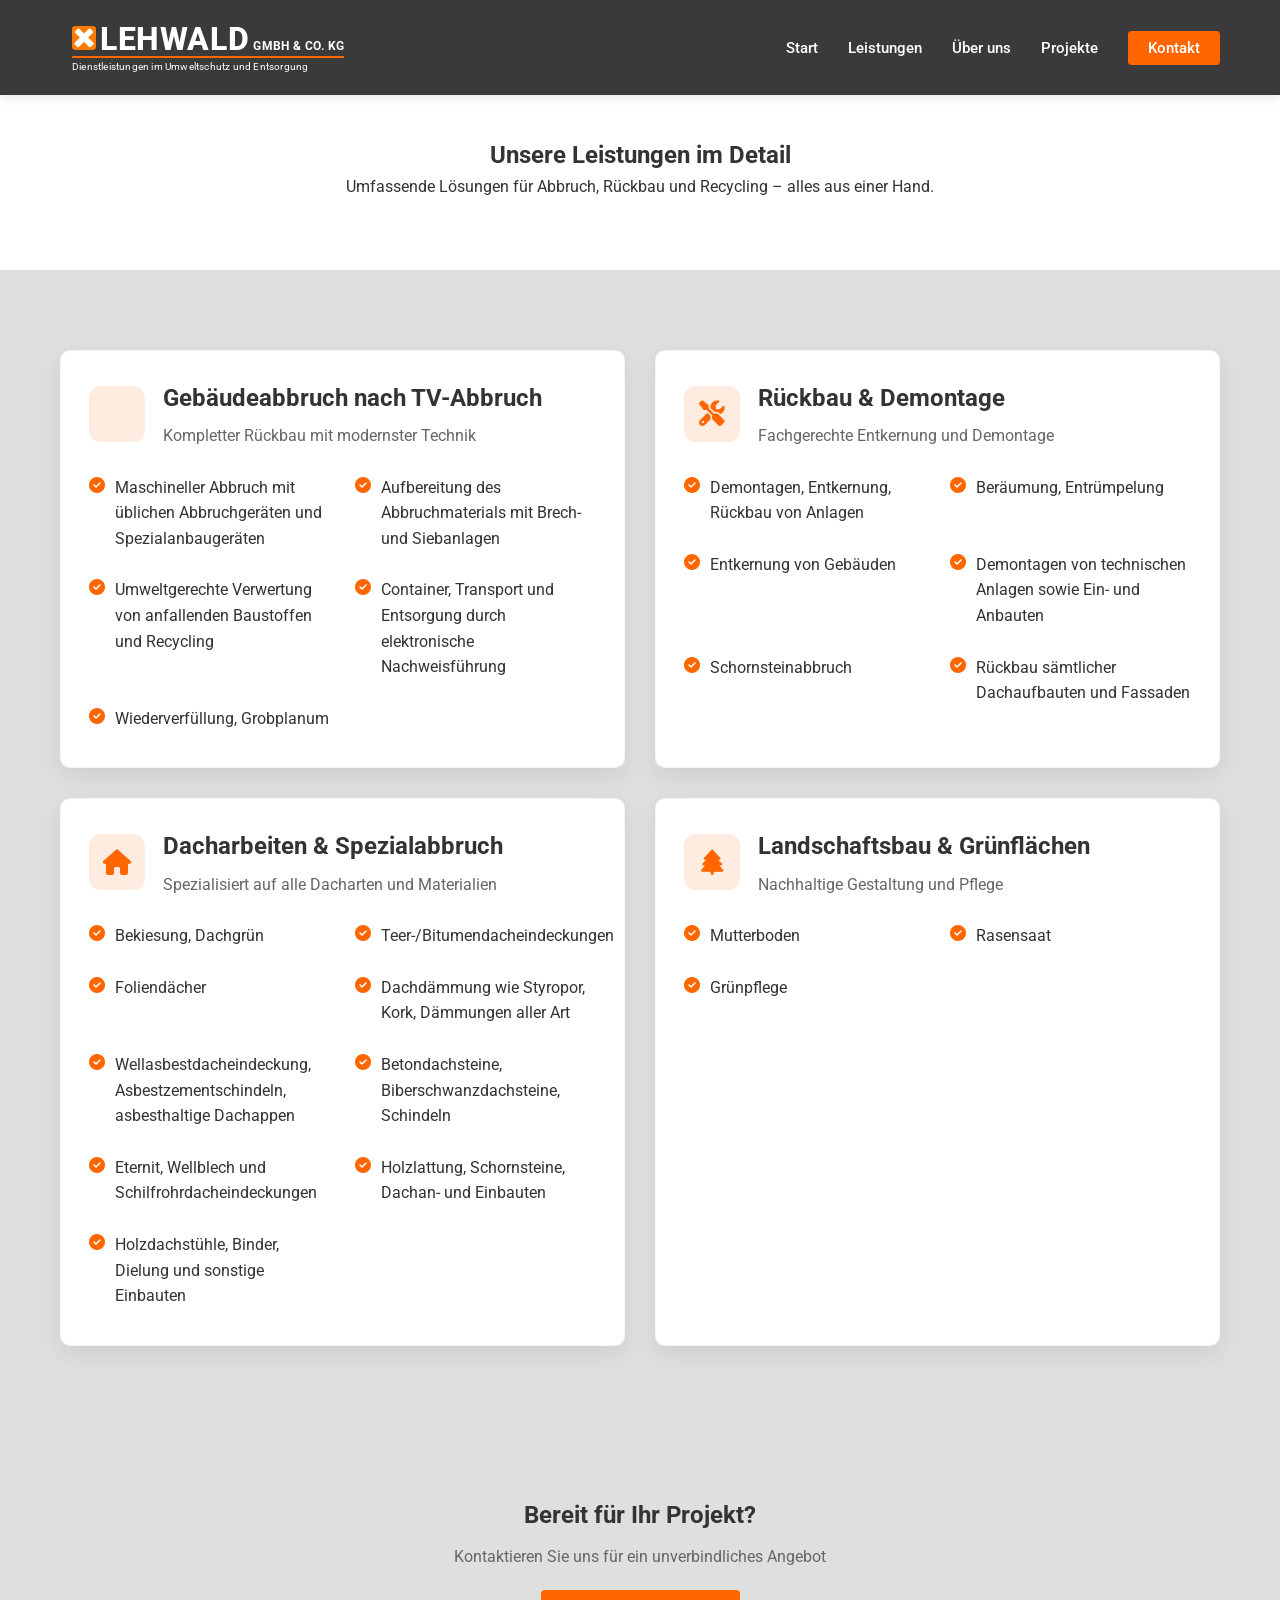
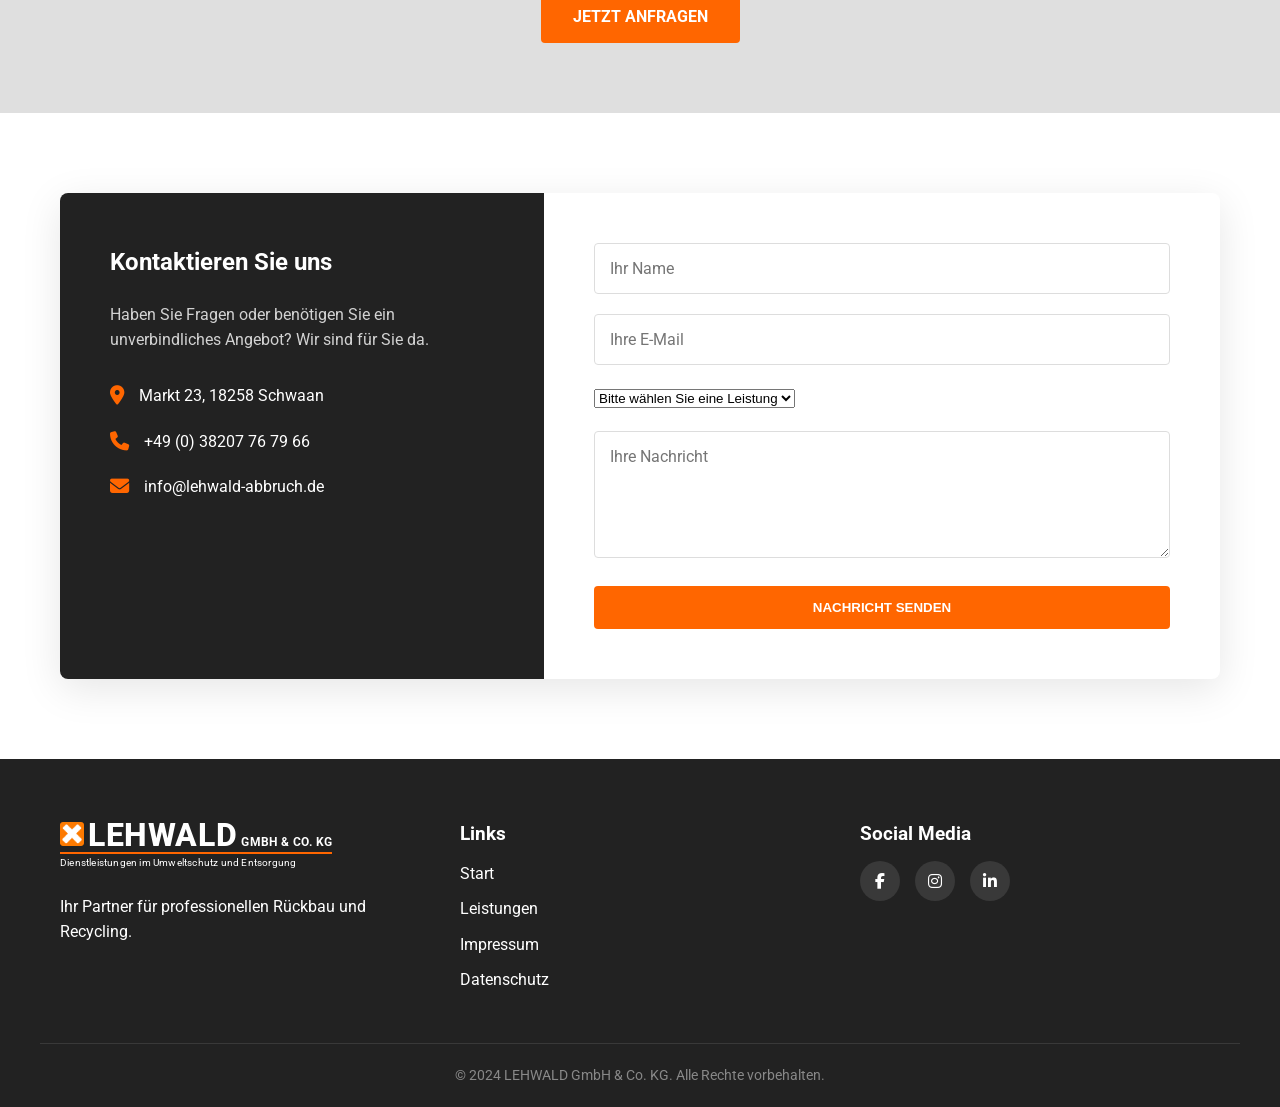
<file: html/abbruch.html>
<!-- services.html -->
<!DOCTYPE html>
<html lang="de">
<head>
    <meta charset="UTF-8">
    <meta name="viewport" content="width=device-width, initial-scale=1.0">
    <title>Leistungen | LEHWALD GmbH & Co. KG</title>
    
    <!-- CSS-Reihenfolge: Base/Utilities/Buttons/Animations -> Bereiche -> Mobile Overrides -->
    <link rel="stylesheet" href="../style/base.css">
    <link rel="stylesheet" href="../style/utilities.css">
    <link rel="stylesheet" href="../style/buttons.css">
    <link rel="stylesheet" href="../style/animations.css">
    <link rel="stylesheet" href="../style/logo.css">
    <link rel="stylesheet" href="../style/header.css">
    <link rel="stylesheet" href="../style/page-hero.css">
    <link rel="stylesheet" href="../style/services-detail.css">
    <link rel="stylesheet" href="../style/contact.css">
    <link rel="stylesheet" href="../style/footer.css">
    <link rel="stylesheet" href="../style/mobil/header.css">
    <link rel="stylesheet" href="../style/mobil/page-hero.css">
    <link rel="stylesheet" href="../style/mobil/services-detail.css">
    <link rel="stylesheet" href="../style/mobil/contact.css">
    
    <!-- Font -->
    <link rel="preconnect" href="https://fonts.googleapis.com">
    <link rel="preconnect" href="https://fonts.gstatic.com" crossorigin>
    <link href="https://fonts.googleapis.com/css2?family=Roboto:wght@300;400;700;900&display=swap" rel="stylesheet">
    
    <!-- Icons -->
    <link rel="stylesheet" href="https://cdnjs.cloudflare.com/ajax/libs/font-awesome/6.4.0/css/all.min.css">
</head>
<body>

    <!-- Header / Navigation -->
    <header id="main-header">
        <div class="container header-content">
            <div class="logo">
                <a href="../index.html" class="logo-lockup" aria-label="LEHWALD GmbH &amp; Co. KG">
                    <span class="logo-topline">
                        <img class="logo-mark-img" src="../assets/dangerous_neu.png" alt="" aria-hidden="true">
                        <span class="logo-title">LEHWALD</span>
                        <span class="logo-subtitle">GmbH &amp; Co. KG</span>
                    </span>
                    <span class="logo-underline"></span>
                    <span class="logo-tagline">Dienstleistungen im Umweltschutz und Entsorgung</span>
                </a>
            </div>
            <nav class="desktop-nav">
                <ul>
                    <li><a href="../index.html#hero">Start</a></li>
                    <li><a href="#services">Leistungen</a></li>
                    <li><a href="../index.html#about">Über uns</a></li>
                    <li><a href="../index.html#projects">Projekte</a></li>
                    <li><a href="#contact" class="btn-nav">Kontakt</a></li>
                </ul>
            </nav>
            <div class="mobile-toggle" id="mobile-toggle">
                <i class="fas fa-bars"></i>
            </div>
        </div>
        <!-- Mobile Menu -->
        <div class="mobile-nav" id="mobile-nav">
            <ul>
                <li><a href="../index.html#hero">Start</a></li>
                <li><a href="#services">Leistungen</a></li>
                <li><a href="../index.html#about">Über uns</a></li>
                <li><a href="../index.html#projects">Projekte</a></li>
                <li><a href="#contact">Kontakt</a></li>
            </ul>
        </div>
    </header>

    <!-- Page Hero Section -->
    <section class="page-hero-copy-section">
        <div class="container hero-content fade-in">
            <br>
            <h1>Unsere Leistungen im Detail</h1>
            <p>Umfassende Lösungen für Abbruch, Rückbau und Recycling – alles aus einer Hand.</p>
        </div>
    </section>

    <!-- Services Detail Section -->
    <section id="services" class="section bg-light">
        <div class="container services-cards">
            
            <!-- Category 1: Gebäudeabbruch -->
            <div class="service-category fade-in">
                <div class="category-header">
                    <div class="category-icon-wrapper">
                        <i class="fas fa-building-crash category-icon"></i>
                    </div>
                    <div class="category-title">
                        <h2>Gebäudeabbruch nach TV-Abbruch</h2>
                        <p>Kompletter Rückbau mit modernster Technik</p>
                    </div>
                </div>
                <div class="services-list">
                    <div class="service-item">
                        <i class="fas fa-check-circle"></i>
                        <span>Maschineller Abbruch mit üblichen Abbruchgeräten und Spezialanbaugeräten</span>
                    </div>
                    <div class="service-item">
                        <i class="fas fa-check-circle"></i>
                        <span>Aufbereitung des Abbruchmaterials mit Brech- und Siebanlagen</span>
                    </div>
                    <div class="service-item">
                        <i class="fas fa-check-circle"></i>
                        <span>Umweltgerechte Verwertung von anfallenden Baustoffen und Recycling</span>
                    </div>
                    <div class="service-item">
                        <i class="fas fa-check-circle"></i>
                        <span>Container, Transport und Entsorgung durch elektronische Nachweisführung</span>
                    </div>
                    <div class="service-item">
                        <i class="fas fa-check-circle"></i>
                        <span>Wiederverfüllung, Grobplanum</span>
                    </div>
                </div>
            </div>

            <!-- Category 2: Rückbau & Demontage -->
            <div class="service-category fade-in">
                <div class="category-header">
                    <div class="category-icon-wrapper">
                        <i class="fas fa-tools category-icon"></i>
                    </div>
                    <div class="category-title">
                        <h2>Rückbau & Demontage</h2>
                        <p>Fachgerechte Entkernung und Demontage</p>
                    </div>
                </div>
                <div class="services-list">
                    <div class="service-item">
                        <i class="fas fa-check-circle"></i>
                        <span>Demontagen, Entkernung, Rückbau von Anlagen</span>
                    </div>
                    <div class="service-item">
                        <i class="fas fa-check-circle"></i>
                        <span>Beräumung, Entrümpelung</span>
                    </div>
                    <div class="service-item">
                        <i class="fas fa-check-circle"></i>
                        <span>Entkernung von Gebäuden</span>
                    </div>
                    <div class="service-item">
                        <i class="fas fa-check-circle"></i>
                        <span>Demontagen von technischen Anlagen sowie Ein- und Anbauten</span>
                    </div>
                    <div class="service-item">
                        <i class="fas fa-check-circle"></i>
                        <span>Schornsteinabbruch</span>
                    </div>
                    <div class="service-item">
                        <i class="fas fa-check-circle"></i>
                        <span>Rückbau sämtlicher Dachaufbauten und Fassaden</span>
                    </div>
                </div>
            </div>

            <!-- Category 3: Dacharbeiten -->
            <div class="service-category fade-in">
                <div class="category-header">
                    <div class="category-icon-wrapper">
                        <i class="fas fa-home category-icon"></i>
                    </div>
                    <div class="category-title">
                        <h2>Dacharbeiten & Spezialabbruch</h2>
                        <p>Spezialisiert auf alle Dacharten und Materialien</p>
                    </div>
                </div>
                <div class="services-list">
                    <div class="service-item">
                        <i class="fas fa-check-circle"></i>
                        <span>Bekiesung, Dachgrün</span>
                    </div>
                    <div class="service-item">
                        <i class="fas fa-check-circle"></i>
                        <span>Teer-/Bitumendacheindeckungen</span>
                    </div>
                    <div class="service-item">
                        <i class="fas fa-check-circle"></i>
                        <span>Foliendächer</span>
                    </div>
                    <div class="service-item">
                        <i class="fas fa-check-circle"></i>
                        <span>Dachdämmung wie Styropor, Kork, Dämmungen aller Art</span>
                    </div>
                    <div class="service-item">
                        <i class="fas fa-check-circle"></i>
                        <span>Wellasbestdacheindeckung, Asbestzementschindeln, asbesthaltige Dachappen</span>
                    </div>
                    <div class="service-item">
                        <i class="fas fa-check-circle"></i>
                        <span>Betondachsteine, Biberschwanzdachsteine, Schindeln</span>
                    </div>
                    <div class="service-item">
                        <i class="fas fa-check-circle"></i>
                        <span>Eternit, Wellblech und Schilfrohrdacheindeckungen</span>
                    </div>
                    <div class="service-item">
                        <i class="fas fa-check-circle"></i>
                        <span>Holzlattung, Schornsteine, Dachan- und Einbauten</span>
                    </div>
                    <div class="service-item">
                        <i class="fas fa-check-circle"></i>
                        <span>Holzdachstühle, Binder, Dielung und sonstige Einbauten</span>
                    </div>
                </div>
            </div>

            <!-- Category 4: Landschaftsbau -->
            <div class="service-category fade-in">
                <div class="category-header">
                    <div class="category-icon-wrapper">
                        <i class="fas fa-tree category-icon"></i>
                    </div>
                    <div class="category-title">
                        <h2>Landschaftsbau & Grünflächen</h2>
                        <p>Nachhaltige Gestaltung und Pflege</p>
                    </div>
                </div>
                <div class="services-list">
                    <div class="service-item">
                        <i class="fas fa-check-circle"></i>
                        <span>Mutterboden</span>
                    </div>
                    <div class="service-item">
                        <i class="fas fa-check-circle"></i>
                        <span>Rasensaat</span>
                    </div>
                    <div class="service-item">
                        <i class="fas fa-check-circle"></i>
                        <span>Grünpflege</span>
                    </div>
                </div>
            </div>

        </div>
    </section>

    <!-- CTA Section -->
    <section class="cta-section">
        <div class="container">
            <div class="cta-content fade-in">
                <h2>Bereit für Ihr Projekt?</h2>
                <p>Kontaktieren Sie uns für ein unverbindliches Angebot</p>
                <a href="#contact" class="btn btn-primary">Jetzt anfragen</a>
            </div>
        </div>
    </section>

    <!-- Contact Section -->
    <section id="contact" class="section contact-section">
        <div class="container">
            <div class="contact-wrapper fade-in">
                <div class="contact-info">
                    <h2>Kontaktieren Sie uns</h2>
                    <p>Haben Sie Fragen oder benötigen Sie ein unverbindliches Angebot? Wir sind für Sie da.</p>
                    <div class="info-item">
                        <i class="fas fa-map-marker-alt"></i>
                        <span>Markt 23, 18258 Schwaan</span>
                    </div>
                    <div class="info-item">
                        <i class="fas fa-phone"></i>
                        <span>+49 (0) 38207 76 79 66</span>
                    </div>
                    <div class="info-item">
                        <i class="fas fa-envelope"></i>
                        <span>info@lehwald-abbruch.de</span>
                    </div>
                </div>
                <form class="contact-form">
                    <div class="form-group">
                        <input type="text" placeholder="Ihr Name" required>
                    </div>
                    <div class="form-group">
                        <input type="email" placeholder="Ihre E-Mail" required>
                    </div>
                    <div class="form-group">
                        <select>
                            <option value="">Bitte wählen Sie eine Leistung</option>
                            <option value="gebaeudeabbruch">Gebäudeabbruch</option>
                            <option value="rueckbau">Rückbau & Demontage</option>
                            <option value="dacharbeiten">Dacharbeiten</option>
                            <option value="landschaftsbau">Landschaftsbau</option>
                            <option value="asbest">Asbest & Gefahrenstoffe</option>
                            <option value="sonstiges">Sonstiges</option>
                        </select>
                    </div>
                    <div class="form-group">
                        <textarea rows="5" placeholder="Ihre Nachricht" required></textarea>
                    </div>
                    <button type="submit" class="btn btn-primary full-width">Nachricht senden</button>
                </form>
            </div>
        </div>
    </section>

    <!-- Footer -->
    <footer>
        <div class="container footer-content">
            <div class="footer-col">
                <a href="#" class="logo-lockup logo-lockup--footer" aria-label="LEHWALD GmbH &amp; Co. KG">
                    <span class="logo-topline">
                        <img class="logo-mark-img" src="../assets/dangerous_neu.png" alt="Logo" aria-hidden="true">
                        <span class="logo-title">LEHWALD</span>
                        <span class="logo-subtitle">GmbH &amp; Co. KG</span>
                    </span>
                    <span class="logo-underline"></span>
                    <span class="logo-tagline">Dienstleistungen im Umweltschutz und Entsorgung</span>
                </a>
                <br> </br>
                <p>Ihr Partner für professionellen Rückbau und Recycling.</p>
            </div>
            <div class="footer-col">
                <h4>Links</h4>
                <ul>
                    <li><a href="../index.html#hero">Start</a></li>
                    <li><a href="#services">Leistungen</a></li>
                    <li><a href="#impressum">Impressum</a></li>
                    <li><a href="#datenschutz">Datenschutz</a></li>
                </ul>
            </div>
            <div class="footer-col">
                <h4>Social Media</h4>
                <div class="social-icons">
                    <a href="#"><i class="fab fa-facebook-f"></i></a>
                    <a href="#"><i class="fab fa-instagram"></i></a>
                    <a href="#"><i class="fab fa-linkedin-in"></i></a>
                </div>
            </div>
        </div>
        <div class="footer-bottom">
            <p>&copy; 2024 LEHWALD GmbH & Co. KG. Alle Rechte vorbehalten.</p>
        </div>
    </footer>

    <script src="../scripts/scripts.js"></script>
</body>
</html>
</file>
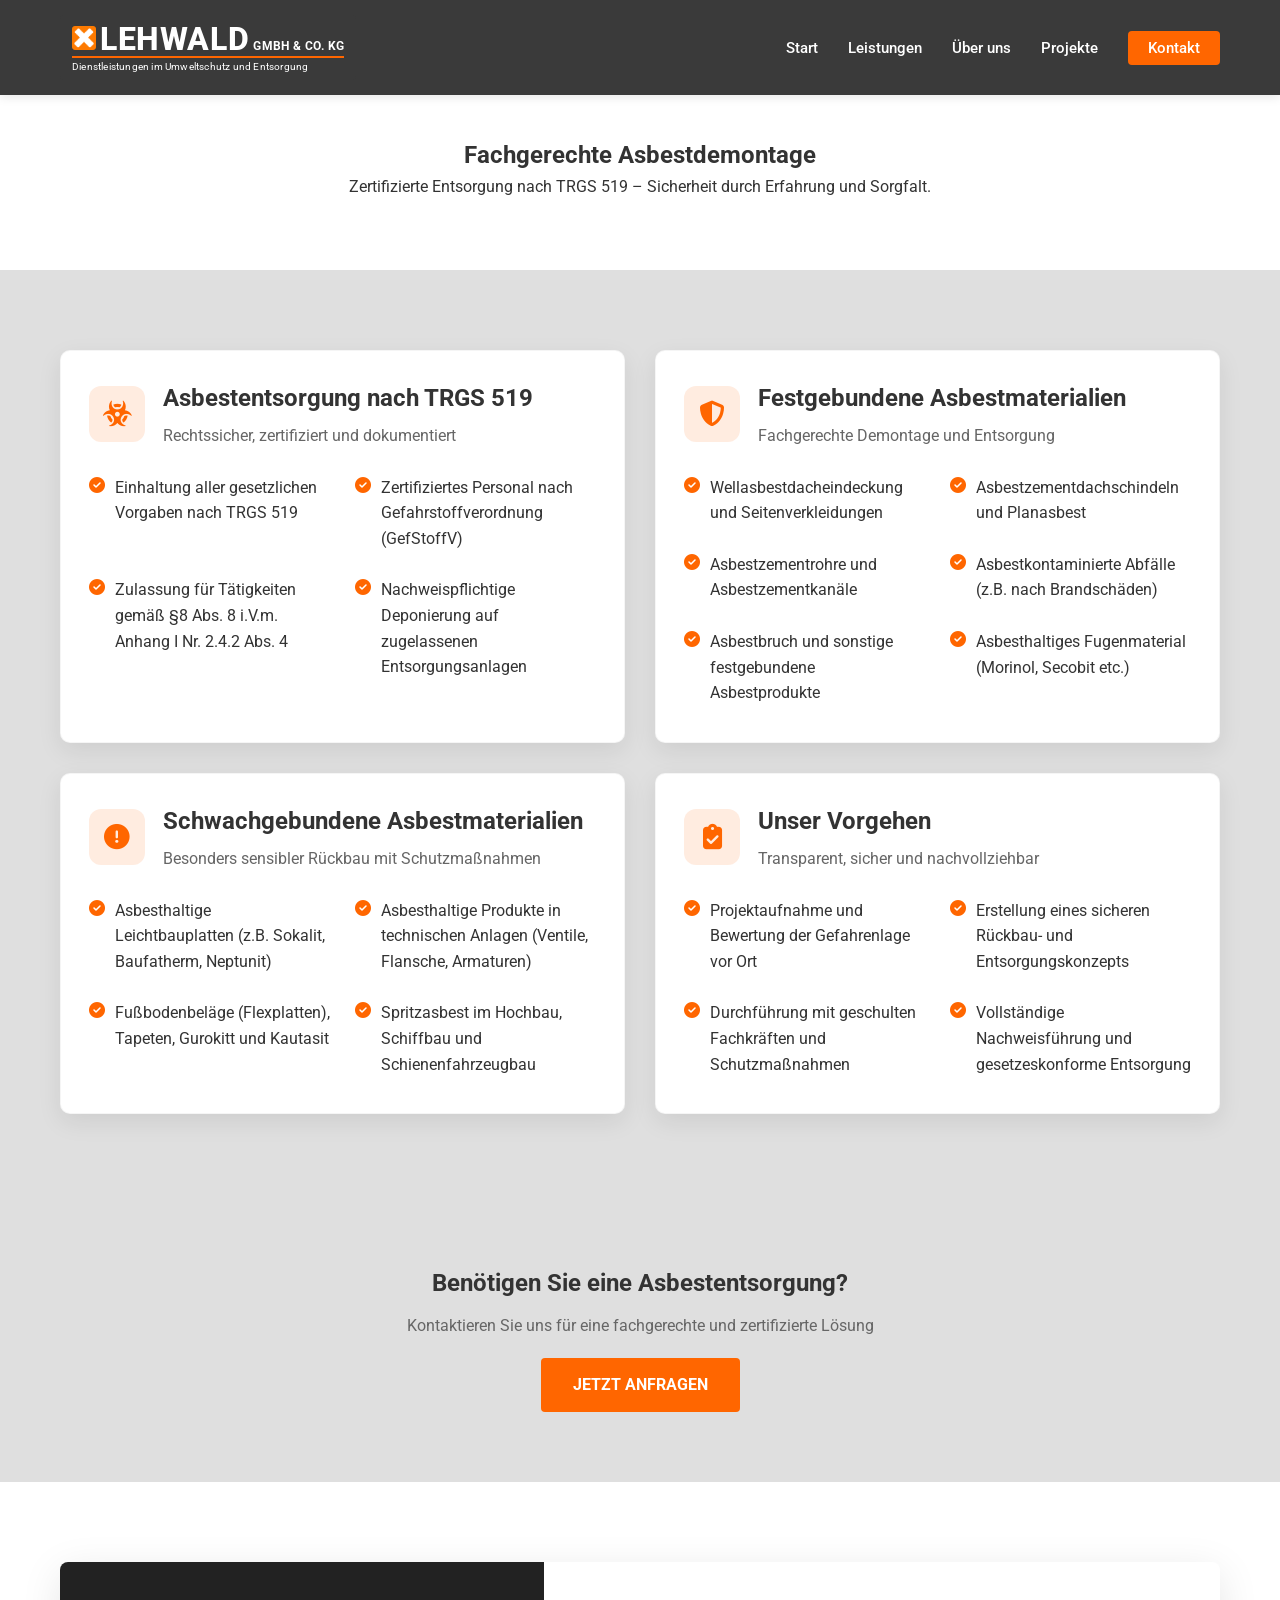
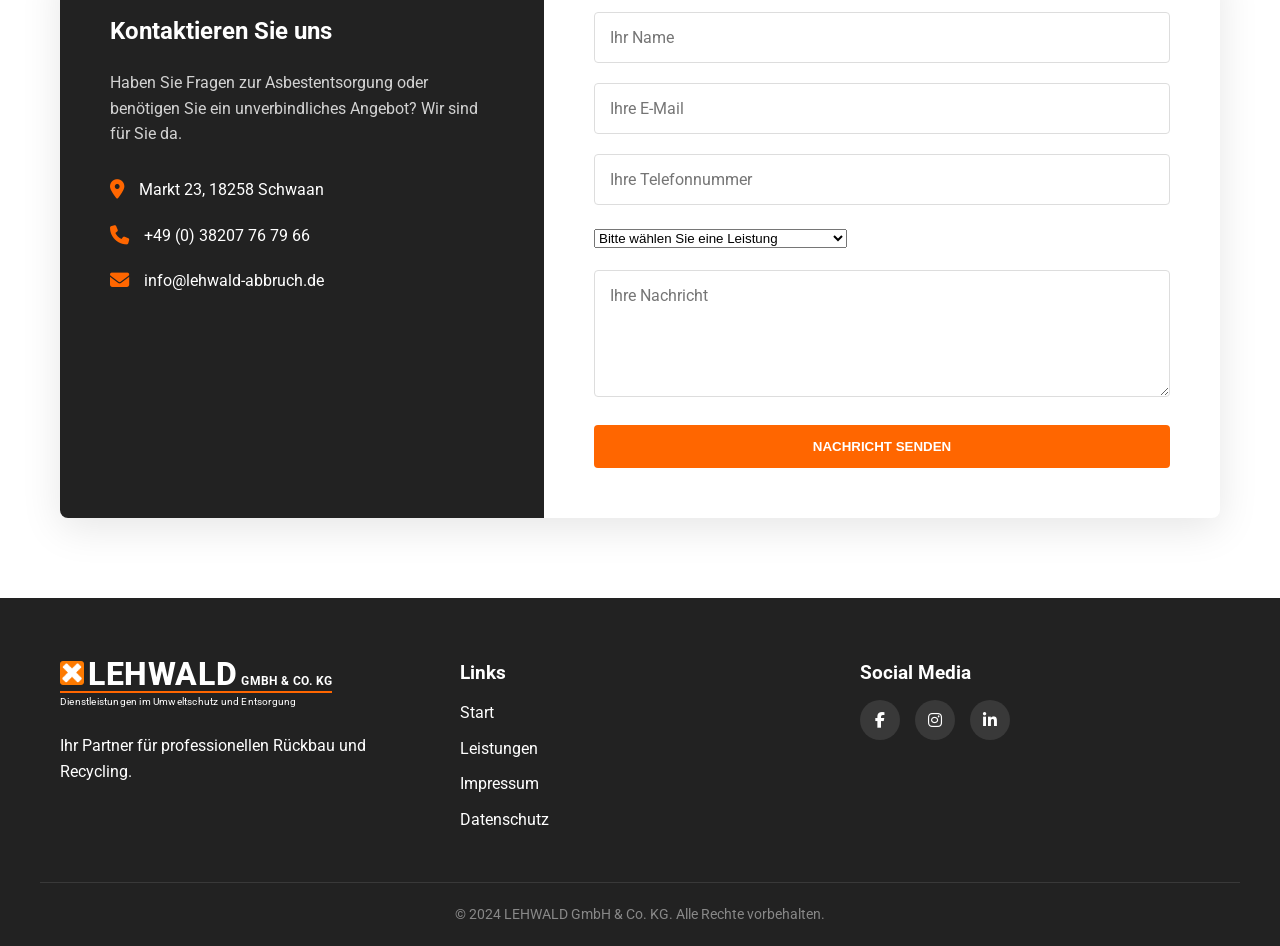
<file: html/asbest.html>
<!-- services.html -->
<!DOCTYPE html>
<html lang="de">
<head>
    <meta charset="UTF-8">
    <meta name="viewport" content="width=device-width, initial-scale=1.0">
    <title>Asbestdemontage | LEHWALD GmbH & Co. KG</title>
    
    <!-- CSS-Reihenfolge: Base/Utilities/Buttons/Animations -> Bereiche -> Mobile Overrides -->
    <link rel="stylesheet" href="../style/base.css">
    <link rel="stylesheet" href="../style/utilities.css">
    <link rel="stylesheet" href="../style/buttons.css">
    <link rel="stylesheet" href="../style/animations.css">
    <link rel="stylesheet" href="../style/logo.css">
    <link rel="stylesheet" href="../style/header.css">
    <link rel="stylesheet" href="../style/page-hero.css">
    <link rel="stylesheet" href="../style/services-detail.css">
    <link rel="stylesheet" href="../style/contact.css">
    <link rel="stylesheet" href="../style/footer.css">
    <link rel="stylesheet" href="../style/mobil/header.css">
    <link rel="stylesheet" href="../style/mobil/page-hero.css">
    <link rel="stylesheet" href="../style/mobil/services-detail.css">
    <link rel="stylesheet" href="../style/mobil/contact.css">
    
    <!-- Font -->
    <link rel="preconnect" href="https://fonts.googleapis.com">
    <link rel="preconnect" href="https://fonts.gstatic.com" crossorigin>
    <link href="https://fonts.googleapis.com/css2?family=Roboto:wght@300;400;700;900&display=swap" rel="stylesheet">
    
    <!-- Icons -->
    <link rel="stylesheet" href="https://cdnjs.cloudflare.com/ajax/libs/font-awesome/6.4.0/css/all.min.css">
</head>
<body>

    <!-- Header / Navigation -->
    <header id="main-header">
        <div class="container header-content">
            <div class="logo">
                <a href="../index.html" class="logo-lockup" aria-label="LEHWALD GmbH &amp; Co. KG">
                    <span class="logo-topline">
                        <img class="logo-mark-img" src="../assets/dangerous_neu.png" alt="" aria-hidden="true">
                        <span class="logo-title">LEHWALD</span>
                        <span class="logo-subtitle">GmbH &amp; Co. KG</span>
                    </span>
                    <span class="logo-underline"></span>
                    <span class="logo-tagline">Dienstleistungen im Umweltschutz und Entsorgung</span>
                </a>
            </div>
            <nav class="desktop-nav">
                <ul>
                    <li><a href="../index.html#hero">Start</a></li>
                    <li><a href="#services">Leistungen</a></li>
                    <li><a href="../index.html#about">Über uns</a></li>
                    <li><a href="../index.html#projects">Projekte</a></li>
                    <li><a href="#contact" class="btn-nav">Kontakt</a></li>
                </ul>
            </nav>
            <div class="mobile-toggle" id="mobile-toggle">
                <i class="fas fa-bars"></i>
            </div>
        </div>
        <!-- Mobile Menu -->
        <div class="mobile-nav" id="mobile-nav">
            <ul>
                <li><a href="../index.html#hero">Start</a></li>
                <li><a href="#services">Leistungen</a></li>
                <li><a href="../index.html#about">Über uns</a></li>
                <li><a href="../index.html#projects">Projekte</a></li>
                <li><a href="#contact">Kontakt</a></li>
            </ul>
        </div>
    </header>

    <!-- Page Hero Section -->
    <section class="page-hero-copy-section">
        <div class="container hero-content fade-in">
            <br>
            <h1>Fachgerechte Asbestdemontage</h1>
            <p>Zertifizierte Entsorgung nach TRGS 519 – Sicherheit durch Erfahrung und Sorgfalt.</p>
        </div>
    </section>

    <!-- Asbest Info Section -->
    <section id="services" class="section bg-light">
        <div class="container services-cards">

            <!-- Kategorie 1: Sicherheit & Zulassung -->
            <div class="service-category fade-in">
                <div class="category-header">
                    <div class="category-icon-wrapper">
                        <i class="fas fa-biohazard category-icon"></i>
                    </div>
                    <div class="category-title">
                        <h2>Asbestentsorgung nach TRGS 519</h2>
                        <p>Rechtssicher, zertifiziert und dokumentiert</p>
                    </div>
                </div>
                <div class="services-list">
                    <div class="service-item">
                        <i class="fas fa-check-circle"></i>
                        <span>Einhaltung aller gesetzlichen Vorgaben nach TRGS 519</span>
                    </div>
                    <div class="service-item">
                        <i class="fas fa-check-circle"></i>
                        <span>Zertifiziertes Personal nach Gefahrstoffverordnung (GefStoffV)</span>
                    </div>
                    <div class="service-item">
                        <i class="fas fa-check-circle"></i>
                        <span>Zulassung für Tätigkeiten gemäß §8 Abs. 8 i.V.m. Anhang I Nr. 2.4.2 Abs. 4</span>
                    </div>
                    <div class="service-item">
                        <i class="fas fa-check-circle"></i>
                        <span>Nachweispflichtige Deponierung auf zugelassenen Entsorgungsanlagen</span>
                    </div>
                </div>
            </div>

            <!-- Kategorie 2: Festgebundene Asbestmaterialien -->
            <div class="service-category fade-in">
                <div class="category-header">
                    <div class="category-icon-wrapper">
                        <i class="fas fa-shield-alt category-icon"></i>
                    </div>
                    <div class="category-title">
                        <h2>Festgebundene Asbestmaterialien</h2>
                        <p>Fachgerechte Demontage und Entsorgung</p>
                    </div>
                </div>
                <div class="services-list">
                    <div class="service-item">
                        <i class="fas fa-check-circle"></i>
                        <span>Wellasbestdacheindeckung und Seitenverkleidungen</span>
                    </div>
                    <div class="service-item">
                        <i class="fas fa-check-circle"></i>
                        <span>Asbestzementdachschindeln und Planasbest</span>
                    </div>
                    <div class="service-item">
                        <i class="fas fa-check-circle"></i>
                        <span>Asbestzementrohre und Asbestzementkanäle</span>
                    </div>
                    <div class="service-item">
                        <i class="fas fa-check-circle"></i>
                        <span>Asbestkontaminierte Abfälle (z.B. nach Brandschäden)</span>
                    </div>
                    <div class="service-item">
                        <i class="fas fa-check-circle"></i>
                        <span>Asbestbruch und sonstige festgebundene Asbestprodukte</span>
                    </div>
                    <div class="service-item">
                        <i class="fas fa-check-circle"></i>
                        <span>Asbesthaltiges Fugenmaterial (Morinol, Secobit etc.)</span>
                    </div>
                </div>
            </div>

            <!-- Kategorie 3: Schwachgebundene Asbestmaterialien -->
            <div class="service-category fade-in">
                <div class="category-header">
                    <div class="category-icon-wrapper">
                        <i class="fas fa-exclamation-circle category-icon"></i>
                    </div>
                    <div class="category-title">
                        <h2>Schwachgebundene Asbestmaterialien</h2>
                        <p>Besonders sensibler Rückbau mit Schutzmaßnahmen</p>
                    </div>
                </div>
                <div class="services-list">
                    <div class="service-item">
                        <i class="fas fa-check-circle"></i>
                        <span>Asbesthaltige Leichtbauplatten (z.B. Sokalit, Baufatherm, Neptunit)</span>
                    </div>
                    <div class="service-item">
                        <i class="fas fa-check-circle"></i>
                        <span>Asbesthaltige Produkte in technischen Anlagen (Ventile, Flansche, Armaturen)</span>
                    </div>
                    <div class="service-item">
                        <i class="fas fa-check-circle"></i>
                        <span>Fußbodenbeläge (Flexplatten), Tapeten, Gurokitt und Kautasit</span>
                    </div>
                    <div class="service-item">
                        <i class="fas fa-check-circle"></i>
                        <span>Spritzasbest im Hochbau, Schiffbau und Schienenfahrzeugbau</span>
                    </div>
                </div>
            </div>

            <!-- Kategorie 4: Unser Vorgehen -->
            <div class="service-category fade-in">
                <div class="category-header">
                    <div class="category-icon-wrapper">
                        <i class="fas fa-clipboard-check category-icon"></i>
                    </div>
                    <div class="category-title">
                        <h2>Unser Vorgehen</h2>
                        <p>Transparent, sicher und nachvollziehbar</p>
                    </div>
                </div>
                <div class="services-list">
                    <div class="service-item">
                        <i class="fas fa-check-circle"></i>
                        <span>Projektaufnahme und Bewertung der Gefahrenlage vor Ort</span>
                    </div>
                    <div class="service-item">
                        <i class="fas fa-check-circle"></i>
                        <span>Erstellung eines sicheren Rückbau- und Entsorgungskonzepts</span>
                    </div>
                    <div class="service-item">
                        <i class="fas fa-check-circle"></i>
                        <span>Durchführung mit geschulten Fachkräften und Schutzmaßnahmen</span>
                    </div>
                    <div class="service-item">
                        <i class="fas fa-check-circle"></i>
                        <span>Vollständige Nachweisführung und gesetzeskonforme Entsorgung</span>
                    </div>
                </div>
            </div>

        </div>
    </section>

    <!-- CTA Section -->
    <section class="cta-section">
        <div class="container">
            <div class="cta-content fade-in">
                <h2>Benötigen Sie eine Asbestentsorgung?</h2>
                <p>Kontaktieren Sie uns für eine fachgerechte und zertifizierte Lösung</p>
                <a href="#contact" class="btn btn-primary">Jetzt anfragen</a>
            </div>
        </div>
    </section>

    <!-- Contact Section -->
    <section id="contact" class="section contact-section">
        <div class="container">
            <div class="contact-wrapper fade-in">
                <div class="contact-info">
                    <h2>Kontaktieren Sie uns</h2>
                    <p>Haben Sie Fragen zur Asbestentsorgung oder benötigen Sie ein unverbindliches Angebot? Wir sind für Sie da.</p>
                    <div class="info-item">
                        <i class="fas fa-map-marker-alt"></i>
                        <span>Markt 23, 18258 Schwaan</span>
                    </div>
                    <div class="info-item">
                        <i class="fas fa-phone"></i>
                        <span>+49 (0) 38207 76 79 66</span>
                    </div>
                    <div class="info-item">
                        <i class="fas fa-envelope"></i>
                        <span>info@lehwald-abbruch.de</span>
                    </div>
                </div>
                <form class="contact-form">
                    <div class="form-group">
                        <input type="text" placeholder="Ihr Name" required>
                    </div>
                    <div class="form-group">
                        <input type="email" placeholder="Ihre E-Mail" required>
                    </div>
                    <div class="form-group">
                        <input type="tel" placeholder="Ihre Telefonnummer">
                    </div>
                    <div class="form-group">
                        <select>
                            <option value="">Bitte wählen Sie eine Leistung</option>
                            <option value="festgebunden">Festgebundene Asbestmaterialien</option>
                            <option value="schwachgebunden">Schwachgebundene Asbestmaterialien</option>
                            <option value="beratung">Beratung & Begutachtung</option>
                            <option value="sonstiges">Sonstiges</option>
                        </select>
                    </div>
                    <div class="form-group">
                        <textarea rows="5" placeholder="Ihre Nachricht" required></textarea>
                    </div>
                    <button type="submit" class="btn btn-primary full-width">Nachricht senden</button>
                </form>
            </div>
        </div>
    </section>

    <!-- Footer -->
    <footer>
        <div class="container footer-content">
            <div class="footer-col">
                <a href="#" class="logo-lockup logo-lockup--footer" aria-label="LEHWALD GmbH &amp; Co. KG">
                    <span class="logo-topline">
                        <img class="logo-mark-img" src="../assets/dangerous_neu.png" alt="Logo" aria-hidden="true">
                        <span class="logo-title">LEHWALD</span>
                        <span class="logo-subtitle">GmbH &amp; Co. KG</span>
                    </span>
                    <span class="logo-underline"></span>
                    <span class="logo-tagline">Dienstleistungen im Umweltschutz und Entsorgung</span>
                </a>
                <br> </br>
                <p>Ihr Partner für professionellen Rückbau und Recycling.</p>
            </div>
            <div class="footer-col">
                <h4>Links</h4>
                <ul>
                    <li><a href="../index.html#hero">Start</a></li>
                    <li><a href="#services">Leistungen</a></li>
                    <li><a href="#impressum">Impressum</a></li>
                    <li><a href="#datenschutz">Datenschutz</a></li>
                </ul>
            </div>
            <div class="footer-col">
                <h4>Social Media</h4>
                <div class="social-icons">
                    <a href="#"><i class="fab fa-facebook-f"></i></a>
                    <a href="#"><i class="fab fa-instagram"></i></a>
                    <a href="#"><i class="fab fa-linkedin-in"></i></a>
                </div>
            </div>
        </div>
        <div class="footer-bottom">
            <p>&copy; 2024 LEHWALD GmbH & Co. KG. Alle Rechte vorbehalten.</p>
        </div>
    </footer>

    <script src="../scripts/scripts.js"></script>
</body>
</html>
</file>
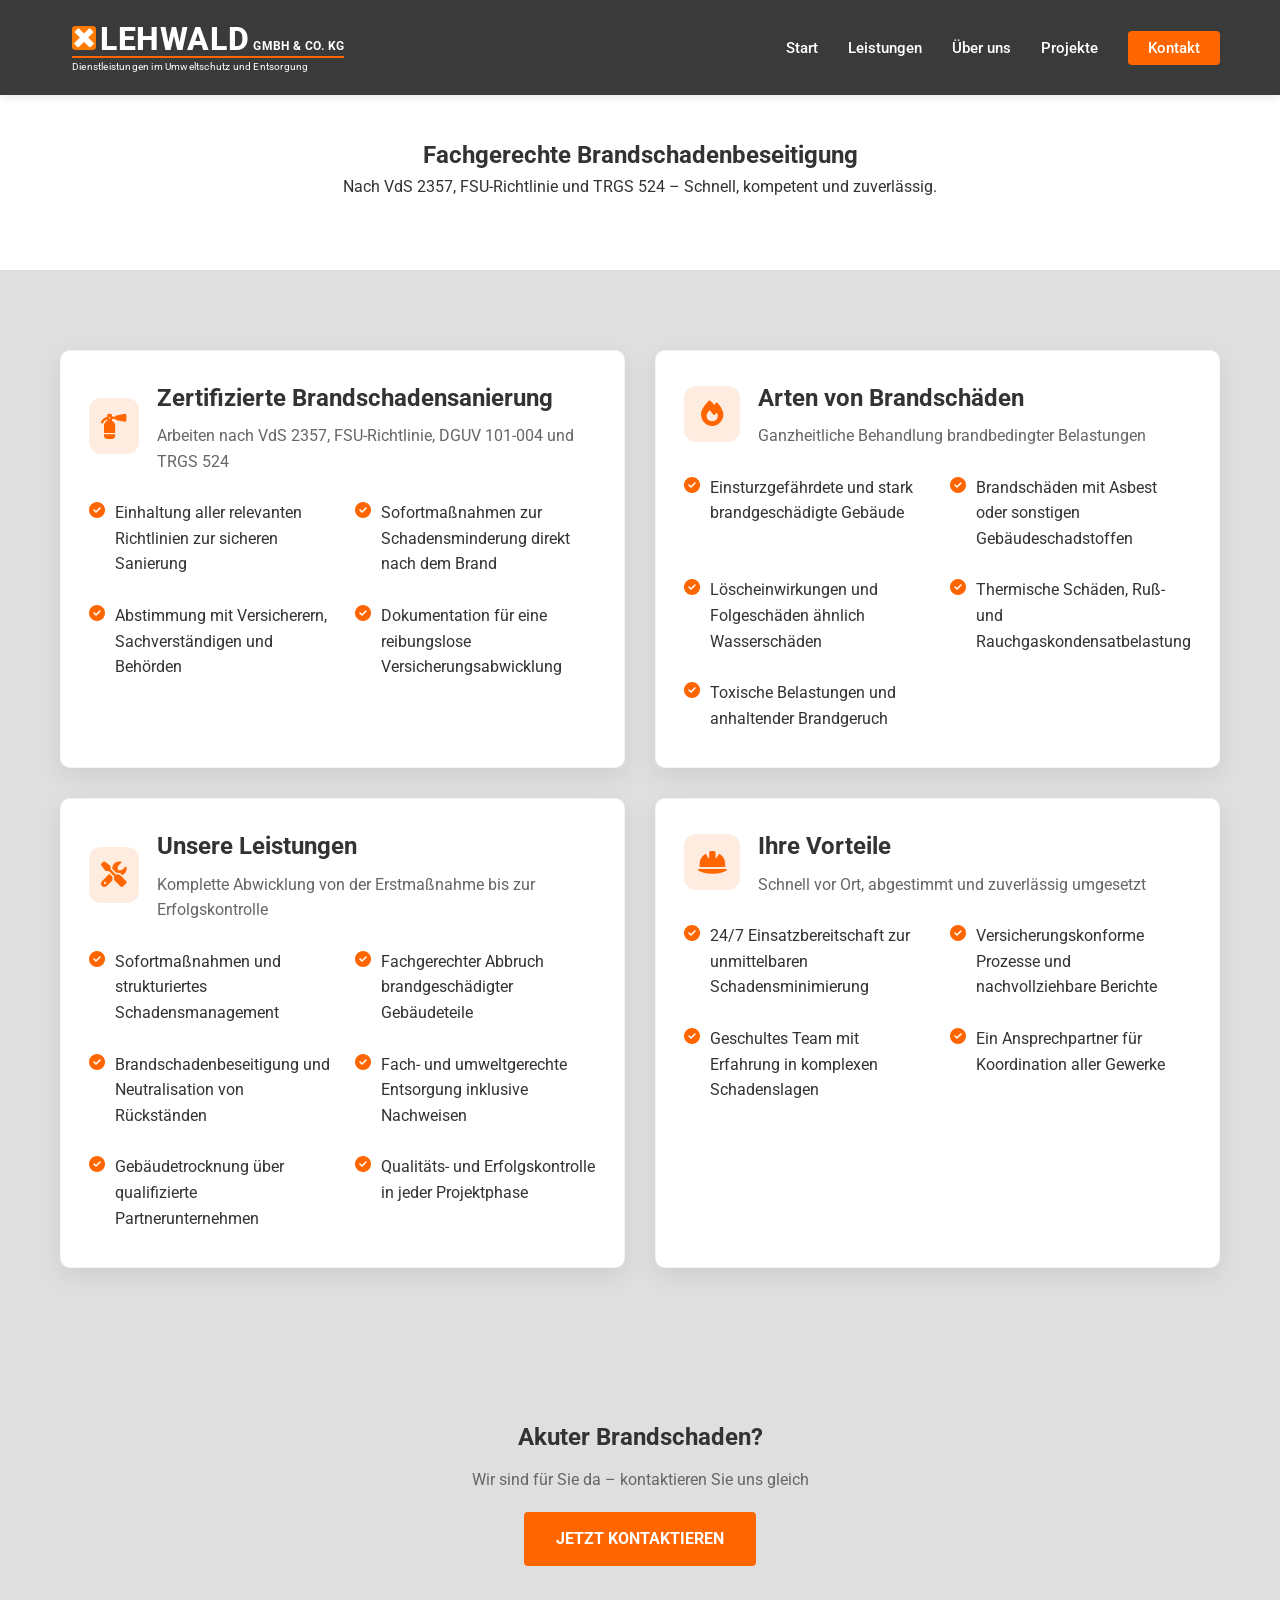
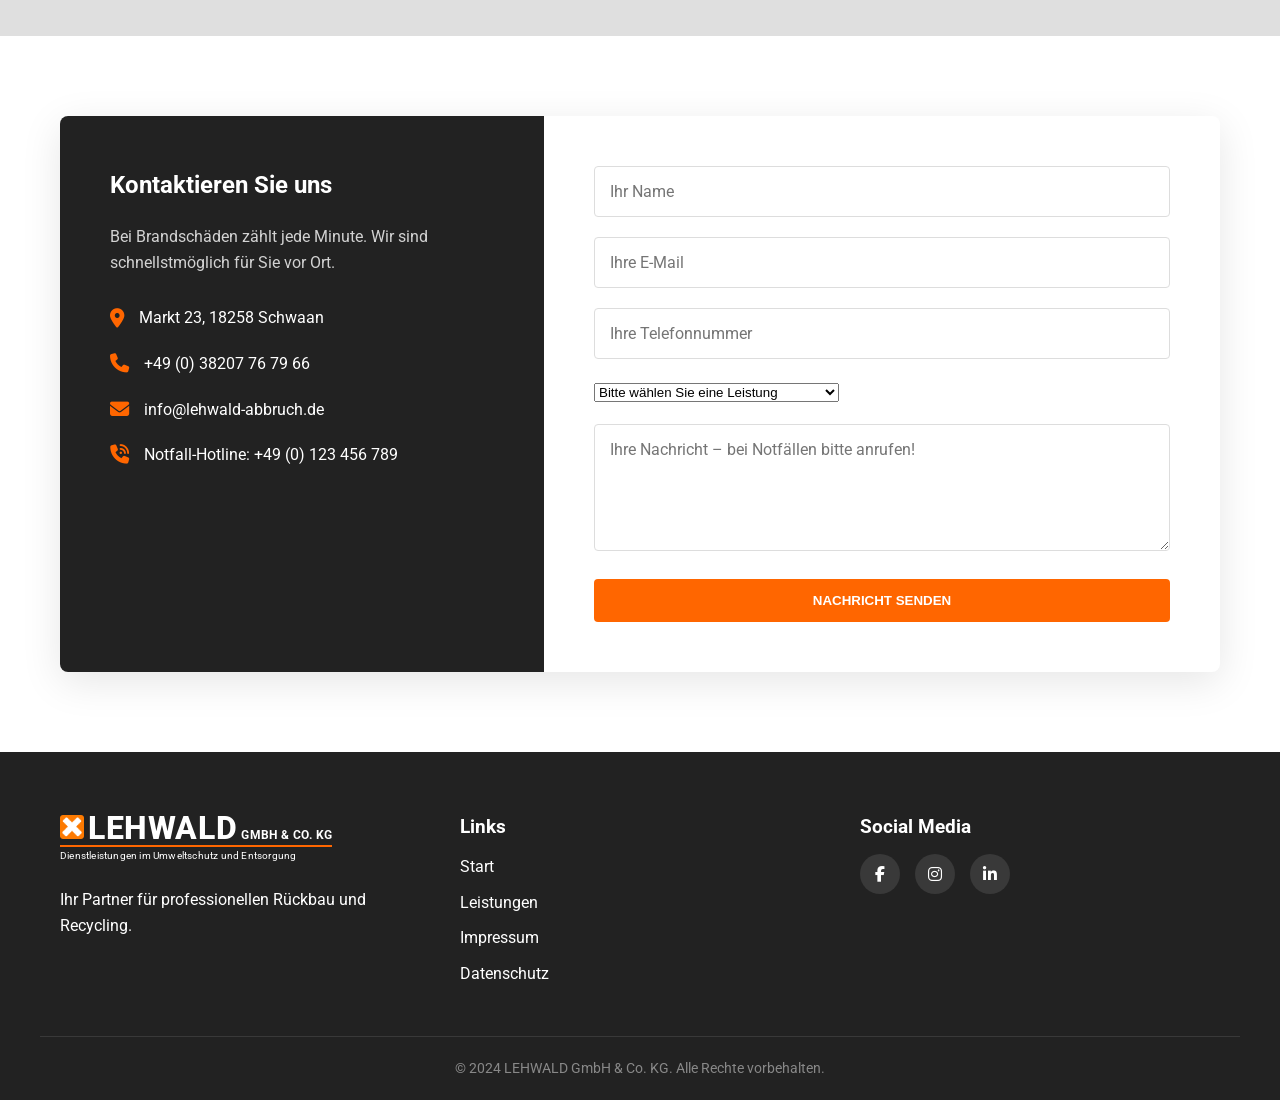
<file: html/brandschaden.html>
<!-- brandschadenbeseitigung.html -->
<!DOCTYPE html>
<html lang="de">
<head>
    <meta charset="UTF-8">
    <meta name="viewport" content="width=device-width, initial-scale=1.0">
    <title>Brandschadenbeseitigung | LEHWALD GmbH & Co. KG</title>
    
    <!-- CSS-Reihenfolge: Base/Utilities/Buttons/Animations -> Bereiche -> Mobile Overrides -->
    <link rel="stylesheet" href="../style/base.css">
    <link rel="stylesheet" href="../style/utilities.css">
    <link rel="stylesheet" href="../style/buttons.css">
    <link rel="stylesheet" href="../style/animations.css">
    <link rel="stylesheet" href="../style/logo.css">
    <link rel="stylesheet" href="../style/header.css">
    <link rel="stylesheet" href="../style/page-hero.css">
    <link rel="stylesheet" href="../style/services-detail.css">
    <link rel="stylesheet" href="../style/contact.css">
    <link rel="stylesheet" href="../style/footer.css">
    <link rel="stylesheet" href="../style/mobil/header.css">
    <link rel="stylesheet" href="../style/mobil/page-hero.css">
    <link rel="stylesheet" href="../style/mobil/services-detail.css">
    <link rel="stylesheet" href="../style/mobil/contact.css">
    
    <!-- Font -->
    <link rel="preconnect" href="https://fonts.googleapis.com">
    <link rel="preconnect" href="https://fonts.gstatic.com" crossorigin>
    <link href="https://fonts.googleapis.com/css2?family=Roboto:wght@300;400;700;900&display=swap" rel="stylesheet">
    
    <!-- Icons -->
    <link rel="stylesheet" href="https://cdnjs.cloudflare.com/ajax/libs/font-awesome/6.4.0/css/all.min.css">
</head>
<body>

    <!-- Header / Navigation -->
    <header id="main-header">
        <div class="container header-content">
            <div class="logo">
                <a href="../index.html" class="logo-lockup" aria-label="LEHWALD GmbH &amp; Co. KG">
                    <span class="logo-topline">
                        <img class="logo-mark-img" src="../assets/dangerous_neu.png" alt="" aria-hidden="true">
                        <span class="logo-title">LEHWALD</span>
                        <span class="logo-subtitle">GmbH &amp; Co. KG</span>
                    </span>
                    <span class="logo-underline"></span>
                    <span class="logo-tagline">Dienstleistungen im Umweltschutz und Entsorgung</span>
                </a>
            </div>
            <nav class="desktop-nav">
                <ul>
                    <li><a href="../index.html#hero">Start</a></li>
                    <li><a href="#services">Leistungen</a></li>
                    <li><a href="../index.html#about">Über uns</a></li>
                    <li><a href="../index.html#projects">Projekte</a></li>
                    <li><a href="#contact" class="btn-nav">Kontakt</a></li>
                </ul>
            </nav>
            <div class="mobile-toggle" id="mobile-toggle">
                <i class="fas fa-bars"></i>
            </div>
        </div>
        <!-- Mobile Menu -->
        <div class="mobile-nav" id="mobile-nav">
            <ul>
                <li><a href="../index.html#hero">Start</a></li>
                <li><a href="#services">Leistungen</a></li>
                <li><a href="../index.html#about">Über uns</a></li>
                <li><a href="../index.html#projects">Projekte</a></li>
                <li><a href="#contact">Kontakt</a></li>
            </ul>
        </div>
    </header>

    <!-- Page Hero Section -->
    <section class="page-hero-copy-section">
        <div class="container hero-content fade-in">
            <br>
            <h1>Fachgerechte Brandschadenbeseitigung</h1>
            <p>Nach VdS 2357, FSU-Richtlinie und TRGS 524 – Schnell, kompetent und zuverlässig.</p>
        </div>
    </section>

    <!-- Brandschaden Info Section -->
    <section id="services" class="section bg-light">
        <div class="container services-cards">

            <!-- Kategorie 1: Richtlinien & Sicherheit -->
            <div class="service-category fade-in">
                <div class="category-header">
                    <div class="category-icon-wrapper">
                        <i class="fas fa-fire-extinguisher category-icon"></i>
                    </div>
                    <div class="category-title">
                        <h2>Zertifizierte Brandschadensanierung</h2>
                        <p>Arbeiten nach VdS 2357, FSU-Richtlinie, DGUV 101-004 und TRGS 524</p>
                    </div>
                </div>
                <div class="services-list">
                    <div class="service-item">
                        <i class="fas fa-check-circle"></i>
                        <span>Einhaltung aller relevanten Richtlinien zur sicheren Sanierung</span>
                    </div>
                    <div class="service-item">
                        <i class="fas fa-check-circle"></i>
                        <span>Sofortmaßnahmen zur Schadensminderung direkt nach dem Brand</span>
                    </div>
                    <div class="service-item">
                        <i class="fas fa-check-circle"></i>
                        <span>Abstimmung mit Versicherern, Sachverständigen und Behörden</span>
                    </div>
                    <div class="service-item">
                        <i class="fas fa-check-circle"></i>
                        <span>Dokumentation für eine reibungslose Versicherungsabwicklung</span>
                    </div>
                </div>
            </div>

            <!-- Kategorie 2: Arten von Brandschäden -->
            <div class="service-category fade-in">
                <div class="category-header">
                    <div class="category-icon-wrapper">
                        <i class="fas fa-fire category-icon"></i>
                    </div>
                    <div class="category-title">
                        <h2>Arten von Brandschäden</h2>
                        <p>Ganzheitliche Behandlung brandbedingter Belastungen</p>
                    </div>
                </div>
                <div class="services-list">
                    <div class="service-item">
                        <i class="fas fa-check-circle"></i>
                        <span>Einsturzgefährdete und stark brandgeschädigte Gebäude</span>
                    </div>
                    <div class="service-item">
                        <i class="fas fa-check-circle"></i>
                        <span>Brandschäden mit Asbest oder sonstigen Gebäudeschadstoffen</span>
                    </div>
                    <div class="service-item">
                        <i class="fas fa-check-circle"></i>
                        <span>Löscheinwirkungen und Folgeschäden ähnlich Wasserschäden</span>
                    </div>
                    <div class="service-item">
                        <i class="fas fa-check-circle"></i>
                        <span>Thermische Schäden, Ruß- und Rauchgaskondensatbelastung</span>
                    </div>
                    <div class="service-item">
                        <i class="fas fa-check-circle"></i>
                        <span>Toxische Belastungen und anhaltender Brandgeruch</span>
                    </div>
                </div>
            </div>

            <!-- Kategorie 3: Unsere Leistungen -->
            <div class="service-category fade-in">
                <div class="category-header">
                    <div class="category-icon-wrapper">
                        <i class="fas fa-tools category-icon"></i>
                    </div>
                    <div class="category-title">
                        <h2>Unsere Leistungen</h2>
                        <p>Komplette Abwicklung von der Erstmaßnahme bis zur Erfolgskontrolle</p>
                    </div>
                </div>
                <div class="services-list">
                    <div class="service-item">
                        <i class="fas fa-check-circle"></i>
                        <span>Sofortmaßnahmen und strukturiertes Schadensmanagement</span>
                    </div>
                    <div class="service-item">
                        <i class="fas fa-check-circle"></i>
                        <span>Fachgerechter Abbruch brandgeschädigter Gebäudeteile</span>
                    </div>
                    <div class="service-item">
                        <i class="fas fa-check-circle"></i>
                        <span>Brandschadenbeseitigung und Neutralisation von Rückständen</span>
                    </div>
                    <div class="service-item">
                        <i class="fas fa-check-circle"></i>
                        <span>Fach- und umweltgerechte Entsorgung inklusive Nachweisen</span>
                    </div>
                    <div class="service-item">
                        <i class="fas fa-check-circle"></i>
                        <span>Gebäudetrocknung über qualifizierte Partnerunternehmen</span>
                    </div>
                    <div class="service-item">
                        <i class="fas fa-check-circle"></i>
                        <span>Qualitäts- und Erfolgskontrolle in jeder Projektphase</span>
                    </div>
                </div>
            </div>

            <!-- Kategorie 4: Vorteile -->
            <div class="service-category fade-in">
                <div class="category-header">
                    <div class="category-icon-wrapper">
                        <i class="fas fa-hard-hat category-icon"></i>
                    </div>
                    <div class="category-title">
                        <h2>Ihre Vorteile</h2>
                        <p>Schnell vor Ort, abgestimmt und zuverlässig umgesetzt</p>
                    </div>
                </div>
                <div class="services-list">
                    <div class="service-item">
                        <i class="fas fa-check-circle"></i>
                        <span>24/7 Einsatzbereitschaft zur unmittelbaren Schadensminimierung</span>
                    </div>
                    <div class="service-item">
                        <i class="fas fa-check-circle"></i>
                        <span>Versicherungskonforme Prozesse und nachvollziehbare Berichte</span>
                    </div>
                    <div class="service-item">
                        <i class="fas fa-check-circle"></i>
                        <span>Geschultes Team mit Erfahrung in komplexen Schadenslagen</span>
                    </div>
                    <div class="service-item">
                        <i class="fas fa-check-circle"></i>
                        <span>Ein Ansprechpartner für Koordination aller Gewerke</span>
                    </div>
                </div>
            </div>

        </div>
    </section>

    <!-- CTA Section -->
    <section class="cta-section">
        <div class="container">
            <div class="cta-content fade-in">
                <h2>Akuter Brandschaden?</h2>
                <p>Wir sind  für Sie da – kontaktieren Sie uns gleich</p>
                <a href="#contact" class="btn btn-primary">Jetzt kontaktieren</a>
            </div>
        </div>
    </section>

    <!-- Contact Section -->
    <section id="contact" class="section contact-section">
        <div class="container">
            <div class="contact-wrapper fade-in">
                <div class="contact-info">
                    <h2>Kontaktieren Sie uns</h2>
                    <p>Bei Brandschäden zählt jede Minute. Wir sind schnellstmöglich für Sie vor Ort.</p>
                    <div class="info-item">
                        <i class="fas fa-map-marker-alt"></i>
                        <span>Markt 23, 18258 Schwaan</span>
                    </div>
                    <div class="info-item">
                        <i class="fas fa-phone"></i>
                        <span>+49 (0) 38207 76 79 66</span>
                    </div>
                    <div class="info-item">
                        <i class="fas fa-envelope"></i>
                        <span>info@lehwald-abbruch.de</span>
                    </div>
                    <div class="info-item emergency">
                        <i class="fas fa-phone-volume"></i>
                        <span>Notfall-Hotline: +49 (0) 123 456 789</span>
                    </div>
                </div>
                <form class="contact-form">
                    <div class="form-group">
                        <input type="text" placeholder="Ihr Name" required>
                    </div>
                    <div class="form-group">
                        <input type="email" placeholder="Ihre E-Mail" required>
                    </div>
                    <div class="form-group">
                        <input type="tel" placeholder="Ihre Telefonnummer" required>
                    </div>
                    <div class="form-group">
                        <select>
                            <option value="">Bitte wählen Sie eine Leistung</option>
                            <option value="sofortmassnahme">Sofortmaßnahme nach Brand</option>
                            <option value="abbruch">Abbruch brandgeschädigter Gebäude</option>
                            <option value="beseitigung">Brandschadenbeseitigung</option>
                            <option value="entsorgung">Entsorgung</option>
                            <option value="beratung">Beratung & Begutachtung</option>
                            <option value="sonstiges">Sonstiges</option>
                        </select>
                    </div>
                    <div class="form-group">
                        <textarea rows="5" placeholder="Ihre Nachricht – bei Notfällen bitte anrufen!" required></textarea>
                    </div>
                    <button type="submit" class="btn btn-primary full-width">Nachricht senden</button>
                </form>
            </div>
        </div>
    </section>

    <!-- Footer -->
    <footer>
        <div class="container footer-content">
            <div class="footer-col">
                <a href="#" class="logo-lockup logo-lockup--footer" aria-label="LEHWALD GmbH &amp; Co. KG">
                    <span class="logo-topline">
                        <img class="logo-mark-img" src="../assets/dangerous_neu.png" alt="Logo" aria-hidden="true">
                        <span class="logo-title">LEHWALD</span>
                        <span class="logo-subtitle">GmbH &amp; Co. KG</span>
                    </span>
                    <span class="logo-underline"></span>
                    <span class="logo-tagline">Dienstleistungen im Umweltschutz und Entsorgung</span>
                </a>
                <br> </br>
                <p>Ihr Partner für professionellen Rückbau und Recycling.</p>
            </div>
            <div class="footer-col">
                <h4>Links</h4>
                <ul>
                    <li><a href="../index.html#hero">Start</a></li>
                    <li><a href="#services">Leistungen</a></li>
                    <li><a href="#impressum">Impressum</a></li>
                    <li><a href="#datenschutz">Datenschutz</a></li>
                </ul>
            </div>
            <div class="footer-col">
                <h4>Social Media</h4>
                <div class="social-icons">
                    <a href="#"><i class="fab fa-facebook-f"></i></a>
                    <a href="#"><i class="fab fa-instagram"></i></a>
                    <a href="#"><i class="fab fa-linkedin-in"></i></a>
                </div>
            </div>
        </div>
        <div class="footer-bottom">
            <p>&copy; 2024 LEHWALD GmbH & Co. KG. Alle Rechte vorbehalten.</p>
        </div>
    </footer>

    <script src="../scripts/scripts.js"></script>
</body>
</html>
</file>
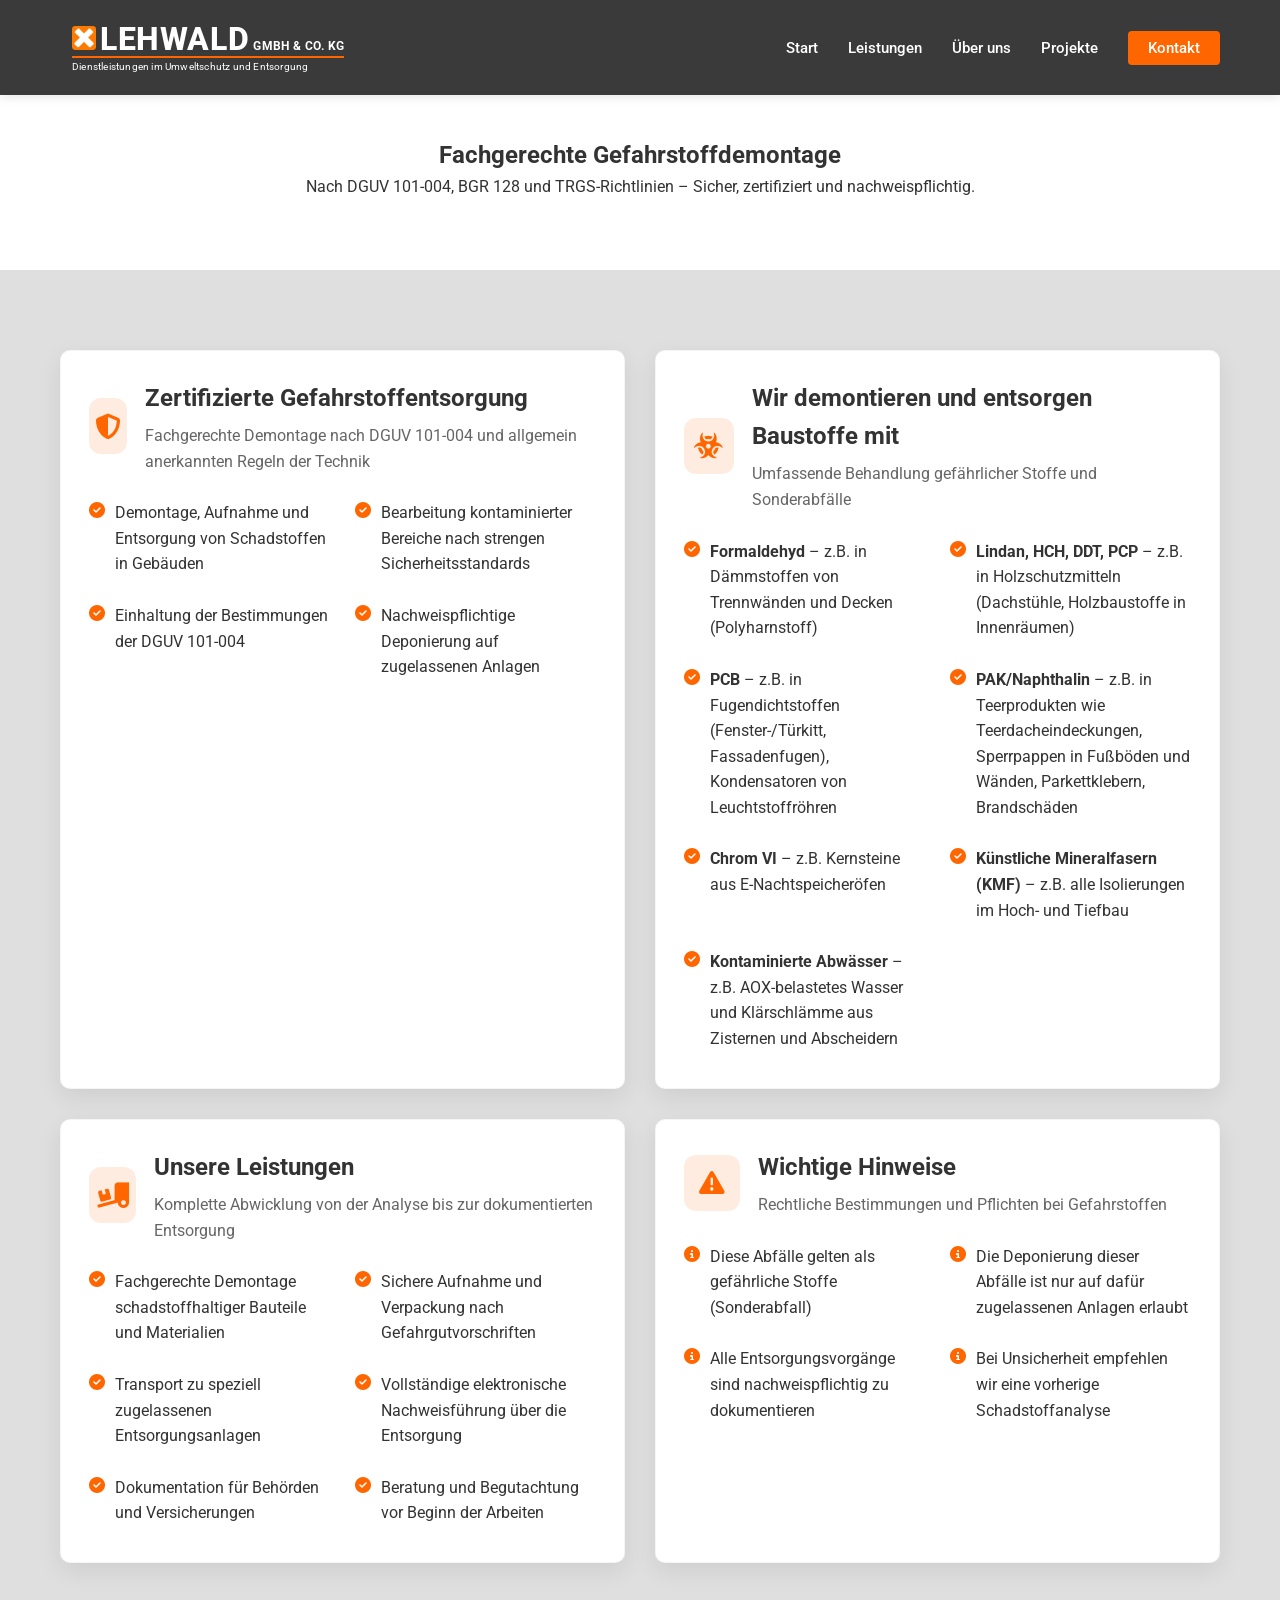
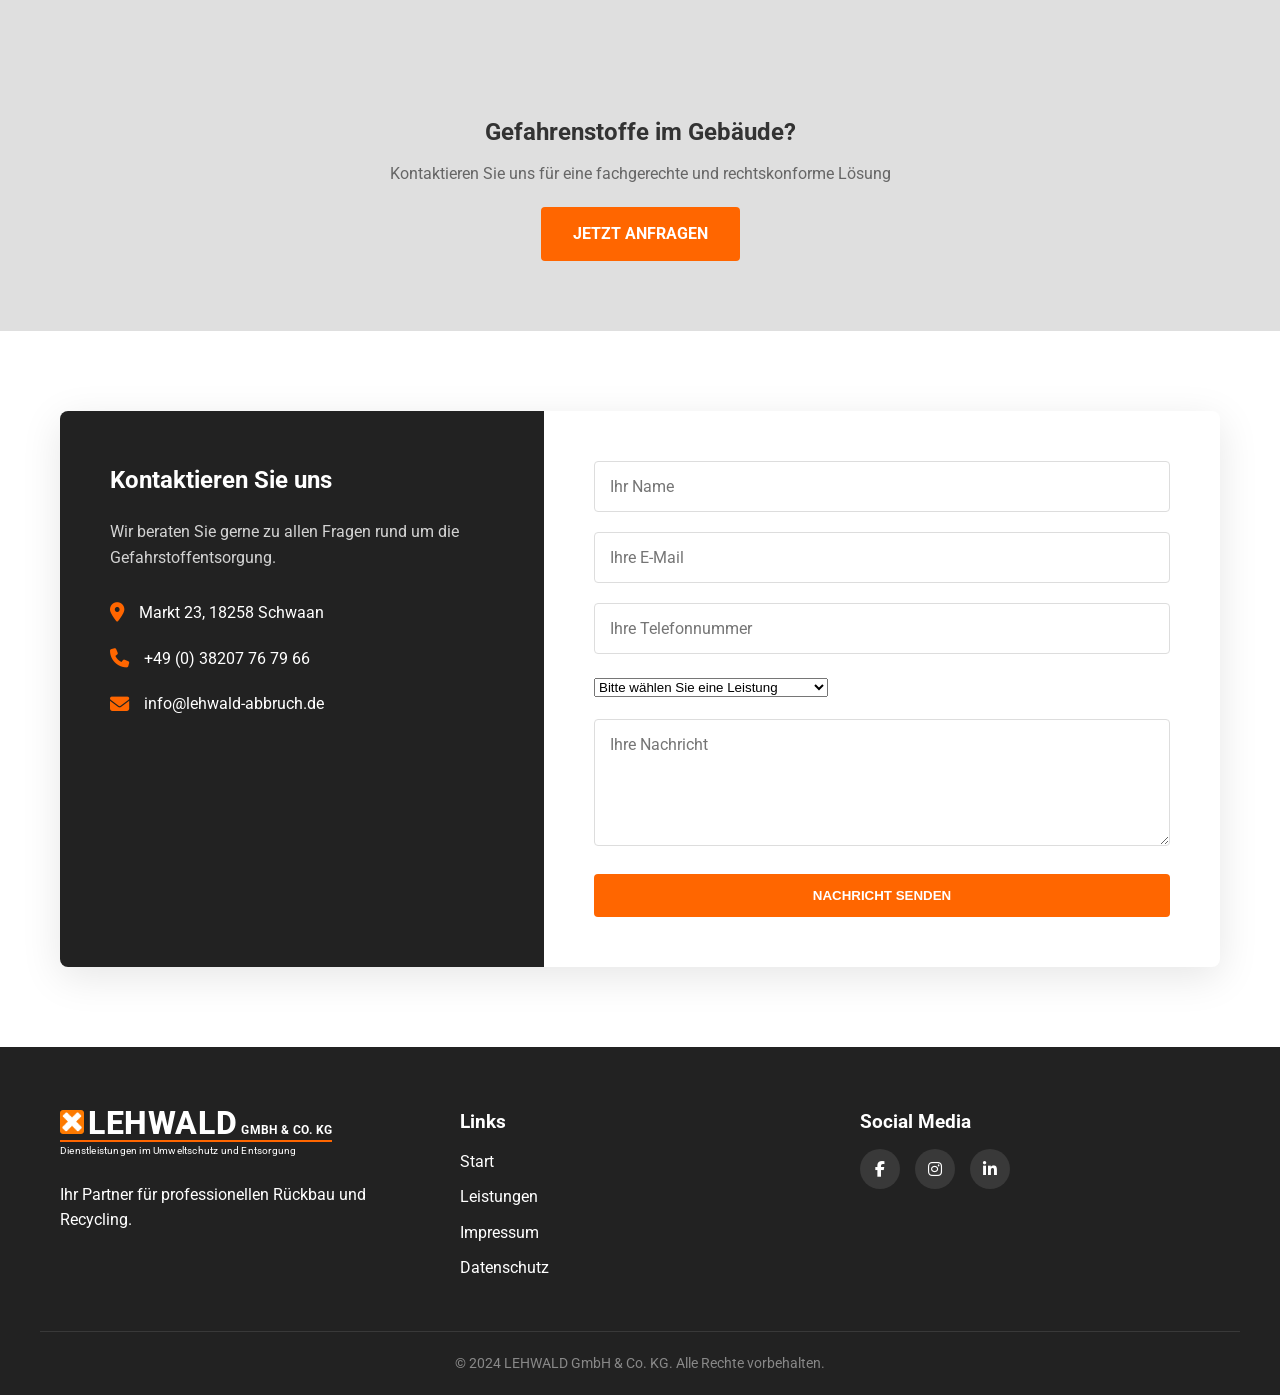
<file: html/entsorgung.html>
<!-- gefahrstoffdemontage.html -->
<!DOCTYPE html>
<html lang="de">
<head>
    <meta charset="UTF-8">
    <meta name="viewport" content="width=device-width, initial-scale=1.0">
    <title>Gefahrstoffdemontage | LEHWALD GmbH & Co. KG</title>
    
    <!-- CSS-Reihenfolge: Base/Utilities/Buttons/Animations -> Bereiche -> Mobile Overrides -->
    <link rel="stylesheet" href="../style/base.css">
    <link rel="stylesheet" href="../style/utilities.css">
    <link rel="stylesheet" href="../style/buttons.css">
    <link rel="stylesheet" href="../style/animations.css">
    <link rel="stylesheet" href="../style/logo.css">
    <link rel="stylesheet" href="../style/header.css">
    <link rel="stylesheet" href="../style/page-hero.css">
    <link rel="stylesheet" href="../style/services-detail.css">
    <link rel="stylesheet" href="../style/contact.css">
    <link rel="stylesheet" href="../style/footer.css">
    <link rel="stylesheet" href="../style/mobil/header.css">
    <link rel="stylesheet" href="../style/mobil/page-hero.css">
    <link rel="stylesheet" href="../style/mobil/services-detail.css">
    <link rel="stylesheet" href="../style/mobil/contact.css">
    
    <!-- Font -->
    <link rel="preconnect" href="https://fonts.googleapis.com">
    <link rel="preconnect" href="https://fonts.gstatic.com" crossorigin>
    <link href="https://fonts.googleapis.com/css2?family=Roboto:wght@300;400;700;900&display=swap" rel="stylesheet">
    
    <!-- Icons -->
    <link rel="stylesheet" href="https://cdnjs.cloudflare.com/ajax/libs/font-awesome/6.4.0/css/all.min.css">
</head>
<body>

    <!-- Header / Navigation -->
    <header id="main-header">
        <div class="container header-content">
            <div class="logo">
                <a href="../index.html" class="logo-lockup" aria-label="LEHWALD GmbH &amp; Co. KG">
                    <span class="logo-topline">
                        <img class="logo-mark-img" src="../assets/dangerous_neu.png" alt="" aria-hidden="true">
                        <span class="logo-title">LEHWALD</span>
                        <span class="logo-subtitle">GmbH &amp; Co. KG</span>
                    </span>
                    <span class="logo-underline"></span>
                    <span class="logo-tagline">Dienstleistungen im Umweltschutz und Entsorgung</span>
                </a>
            </div>
            <nav class="desktop-nav">
                <ul>
                    <li><a href="../index.html#hero">Start</a></li>
                    <li><a href="#services">Leistungen</a></li>
                    <li><a href="../index.html#about">Über uns</a></li>
                    <li><a href="../index.html#projects">Projekte</a></li>
                    <li><a href="#contact" class="btn-nav">Kontakt</a></li>
                </ul>
            </nav>
            <div class="mobile-toggle" id="mobile-toggle">
                <i class="fas fa-bars"></i>
            </div>
        </div>
        <!-- Mobile Menu -->
        <div class="mobile-nav" id="mobile-nav">
            <ul>
                <li><a href="../index.html#hero">Start</a></li>
                <li><a href="#services">Leistungen</a></li>
                <li><a href="../index.html#about">Über uns</a></li>
                <li><a href="../index.html#projects">Projekte</a></li>
                <li><a href="#contact">Kontakt</a></li>
            </ul>
        </div>
    </header>

    <!-- Page Hero Section -->
    <section class="page-hero-copy-section">
        <div class="container hero-content fade-in">
            <br>
            <h1>Fachgerechte Gefahrstoffdemontage</h1>
            <p>Nach DGUV 101-004, BGR 128 und TRGS-Richtlinien – Sicher, zertifiziert und nachweispflichtig.</p>
        </div>
    </section>

    <!-- Gefahrstoff Info Section -->
    <section id="services" class="section bg-light">
        <div class="container services-cards">

            <!-- Kategorie 1: Richtlinien & Sicherheit -->
            <div class="service-category fade-in">
                <div class="category-header">
                    <div class="category-icon-wrapper">
                        <i class="fas fa-shield-halved category-icon"></i>
                    </div>
                    <div class="category-title">
                        <h2>Zertifizierte Gefahrstoffentsorgung</h2>
                        <p>Fachgerechte Demontage nach DGUV 101-004 und allgemein anerkannten Regeln der Technik</p>
                    </div>
                </div>
                <div class="services-list">
                    <div class="service-item">
                        <i class="fas fa-check-circle"></i>
                        <span>Demontage, Aufnahme und Entsorgung von Schadstoffen in Gebäuden</span>
                    </div>
                    <div class="service-item">
                        <i class="fas fa-check-circle"></i>
                        <span>Bearbeitung kontaminierter Bereiche nach strengen Sicherheitsstandards</span>
                    </div>
                    <div class="service-item">
                        <i class="fas fa-check-circle"></i>
                        <span>Einhaltung der Bestimmungen der DGUV 101-004</span>
                    </div>
                    <div class="service-item">
                        <i class="fas fa-check-circle"></i>
                        <span>Nachweispflichtige Deponierung auf zugelassenen Anlagen</span>
                    </div>
                </div>
            </div>

            <!-- Kategorie 2: Schadstoffe -->
            <div class="service-category fade-in">
                <div class="category-header">
                    <div class="category-icon-wrapper">
                        <i class="fas fa-biohazard category-icon"></i>
                    </div>
                    <div class="category-title">
                        <h2>Wir demontieren und entsorgen Baustoffe mit</h2>
                        <p>Umfassende Behandlung gefährlicher Stoffe und Sonderabfälle</p>
                    </div>
                </div>
                <div class="services-list">
                    <div class="service-item">
                        <i class="fas fa-check-circle"></i>
                        <span><strong>Formaldehyd</strong> – z.B. in Dämmstoffen von Trennwänden und Decken (Polyharnstoff)</span>
                    </div>
                    <div class="service-item">
                        <i class="fas fa-check-circle"></i>
                        <span><strong>Lindan, HCH, DDT, PCP</strong> – z.B. in Holzschutzmitteln (Dachstühle, Holzbaustoffe in Innenräumen)</span>
                    </div>
                    <div class="service-item">
                        <i class="fas fa-check-circle"></i>
                        <span><strong>PCB</strong> – z.B. in Fugendichtstoffen (Fenster-/Türkitt, Fassadenfugen), Kondensatoren von Leuchtstoffröhren</span>
                    </div>
                    <div class="service-item">
                        <i class="fas fa-check-circle"></i>
                        <span><strong>PAK/Naphthalin</strong> – z.B. in Teerprodukten wie Teerdacheindeckungen, Sperrpappen in Fußböden und Wänden, Parkettklebern, Brandschäden</span>
                    </div>
                    <div class="service-item">
                        <i class="fas fa-check-circle"></i>
                        <span><strong>Chrom VI</strong> – z.B. Kernsteine aus E-Nachtspeicheröfen</span>
                    </div>
                    <div class="service-item">
                        <i class="fas fa-check-circle"></i>
                        <span><strong>Künstliche Mineralfasern (KMF)</strong> – z.B. alle Isolierungen im Hoch- und Tiefbau</span>
                    </div>
                    <div class="service-item">
                        <i class="fas fa-check-circle"></i>
                        <span><strong>Kontaminierte Abwässer</strong> – z.B. AOX-belastetes Wasser und Klärschlämme aus Zisternen und Abscheidern</span>
                    </div>
                </div>
            </div>

            <!-- Kategorie 3: Unsere Leistungen -->
            <div class="service-category fade-in">
                <div class="category-header">
                    <div class="category-icon-wrapper">
                        <i class="fas fa-truck-loading category-icon"></i>
                    </div>
                    <div class="category-title">
                        <h2>Unsere Leistungen</h2>
                        <p>Komplette Abwicklung von der Analyse bis zur dokumentierten Entsorgung</p>
                    </div>
                </div>
                <div class="services-list">
                    <div class="service-item">
                        <i class="fas fa-check-circle"></i>
                        <span>Fachgerechte Demontage schadstoffhaltiger Bauteile und Materialien</span>
                    </div>
                    <div class="service-item">
                        <i class="fas fa-check-circle"></i>
                        <span>Sichere Aufnahme und Verpackung nach Gefahrgutvorschriften</span>
                    </div>
                    <div class="service-item">
                        <i class="fas fa-check-circle"></i>
                        <span>Transport zu speziell zugelassenen Entsorgungsanlagen</span>
                    </div>
                    <div class="service-item">
                        <i class="fas fa-check-circle"></i>
                        <span>Vollständige elektronische Nachweisführung über die Entsorgung</span>
                    </div>
                    <div class="service-item">
                        <i class="fas fa-check-circle"></i>
                        <span>Dokumentation für Behörden und Versicherungen</span>
                    </div>
                    <div class="service-item">
                        <i class="fas fa-check-circle"></i>
                        <span>Beratung und Begutachtung vor Beginn der Arbeiten</span>
                    </div>
                </div>
            </div>

            <!-- Kategorie 4: Wichtige Hinweise -->
            <div class="service-category fade-in">
                <div class="category-header">
                    <div class="category-icon-wrapper">
                        <i class="fas fa-triangle-exclamation category-icon"></i>
                    </div>
                    <div class="category-title">
                        <h2>Wichtige Hinweise</h2>
                        <p>Rechtliche Bestimmungen und Pflichten bei Gefahrstoffen</p>
                    </div>
                </div>
                <div class="services-list">
                    <div class="service-item">
                        <i class="fas fa-circle-info"></i>
                        <span>Diese Abfälle gelten als gefährliche Stoffe (Sonderabfall)</span>
                    </div>
                    <div class="service-item">
                        <i class="fas fa-circle-info"></i>
                        <span>Die Deponierung dieser Abfälle ist nur auf dafür zugelassenen Anlagen erlaubt</span>
                    </div>
                    <div class="service-item">
                        <i class="fas fa-circle-info"></i>
                        <span>Alle Entsorgungsvorgänge sind nachweispflichtig zu dokumentieren</span>
                    </div>
                    <div class="service-item">
                        <i class="fas fa-circle-info"></i>
                        <span>Bei Unsicherheit empfehlen wir eine vorherige Schadstoffanalyse</span>
                    </div>
                </div>
            </div>

        </div>
    </section>

    <!-- CTA Section -->
    <section class="cta-section">
        <div class="container">
            <div class="cta-content fade-in">
                <h2>Gefahrenstoffe im Gebäude?</h2>
                <p>Kontaktieren Sie uns für eine fachgerechte und rechtskonforme Lösung</p>
                <a href="#contact" class="btn btn-primary">Jetzt anfragen</a>
            </div>
        </div>
    </section>

    <!-- Contact Section -->
    <section id="contact" class="section contact-section">
        <div class="container">
            <div class="contact-wrapper fade-in">
                <div class="contact-info">
                    <h2>Kontaktieren Sie uns</h2>
                    <p>Wir beraten Sie gerne zu allen Fragen rund um die Gefahrstoffentsorgung.</p>
                    <div class="info-item">
                        <i class="fas fa-map-marker-alt"></i>
                        <span>Markt 23, 18258 Schwaan</span>
                    </div>
                    <div class="info-item">
                        <i class="fas fa-phone"></i>
                        <span>+49 (0) 38207 76 79 66</span>
                    </div>
                    <div class="info-item">
                        <i class="fas fa-envelope"></i>
                        <span>info@lehwald-abbruch.de</span>
                    </div>
                </div>
                <form class="contact-form">
                    <div class="form-group">
                        <input type="text" placeholder="Ihr Name" required>
                    </div>
                    <div class="form-group">
                        <input type="email" placeholder="Ihre E-Mail" required>
                    </div>
                    <div class="form-group">
                        <input type="tel" placeholder="Ihre Telefonnummer">
                    </div>
                    <div class="form-group">
                        <select>
                            <option value="">Bitte wählen Sie eine Leistung</option>
                            <option value="formaldehyd">Formaldehyd</option>
                            <option value="holzschutzmittel">Holzschutzmittel (Lindan, PCP, etc.)</option>
                            <option value="pcb">PCB</option>
                            <option value="pak">PAK/Naphthalin</option>
                            <option value="chrom">Chrom VI</option>
                            <option value="kmf">KMF (Mineralfasern)</option>
                            <option value="abwasser">Kontaminierte Abwässer</option>
                            <option value="beratung">Beratung & Begutachtung</option>
                            <option value="sonstiges">Sonstiges</option>
                        </select>
                    </div>
                    <div class="form-group">
                        <textarea rows="5" placeholder="Ihre Nachricht" required></textarea>
                    </div>
                    <button type="submit" class="btn btn-primary full-width">Nachricht senden</button>
                </form>
            </div>
        </div>
    </section>

    <!-- Footer -->
    <footer>
        <div class="container footer-content">
            <div class="footer-col">
                <a href="#" class="logo-lockup logo-lockup--footer" aria-label="LEHWALD GmbH &amp; Co. KG">
                    <span class="logo-topline">
                        <img class="logo-mark-img" src="../assets/dangerous_neu.png" alt="Logo" aria-hidden="true">
                        <span class="logo-title">LEHWALD</span>
                        <span class="logo-subtitle">GmbH &amp; Co. KG</span>
                    </span>
                    <span class="logo-underline"></span>
                    <span class="logo-tagline">Dienstleistungen im Umweltschutz und Entsorgung</span>
                </a>
                <br>             </br>
                <p>Ihr Partner für professionellen Rückbau und Recycling.</p>
            </div>
            <div class="footer-col">
                <h4>Links</h4>
                <ul>
                    <li><a href="../index.html#hero">Start</a></li>
                    <li><a href="#services">Leistungen</a></li>
                    <li><a href="#impressum">Impressum</a></li>
                    <li><a href="#datenschutz">Datenschutz</a></li>
                </ul>
            </div>
            <div class="footer-col">
                <h4>Social Media</h4>
                <div class="social-icons">
                    <a href="#"><i class="fab fa-facebook-f"></i></a>
                    <a href="#"><i class="fab fa-instagram"></i></a>
                    <a href="#"><i class="fab fa-linkedin-in"></i></a>
                </div>
            </div>
        </div>
        <div class="footer-bottom">
            <p>&copy; 2024 LEHWALD GmbH & Co. KG. Alle Rechte vorbehalten.</p>
        </div>
    </footer>

    <script src="../scripts/scripts.js"></script>
</body>
</html>
</file>
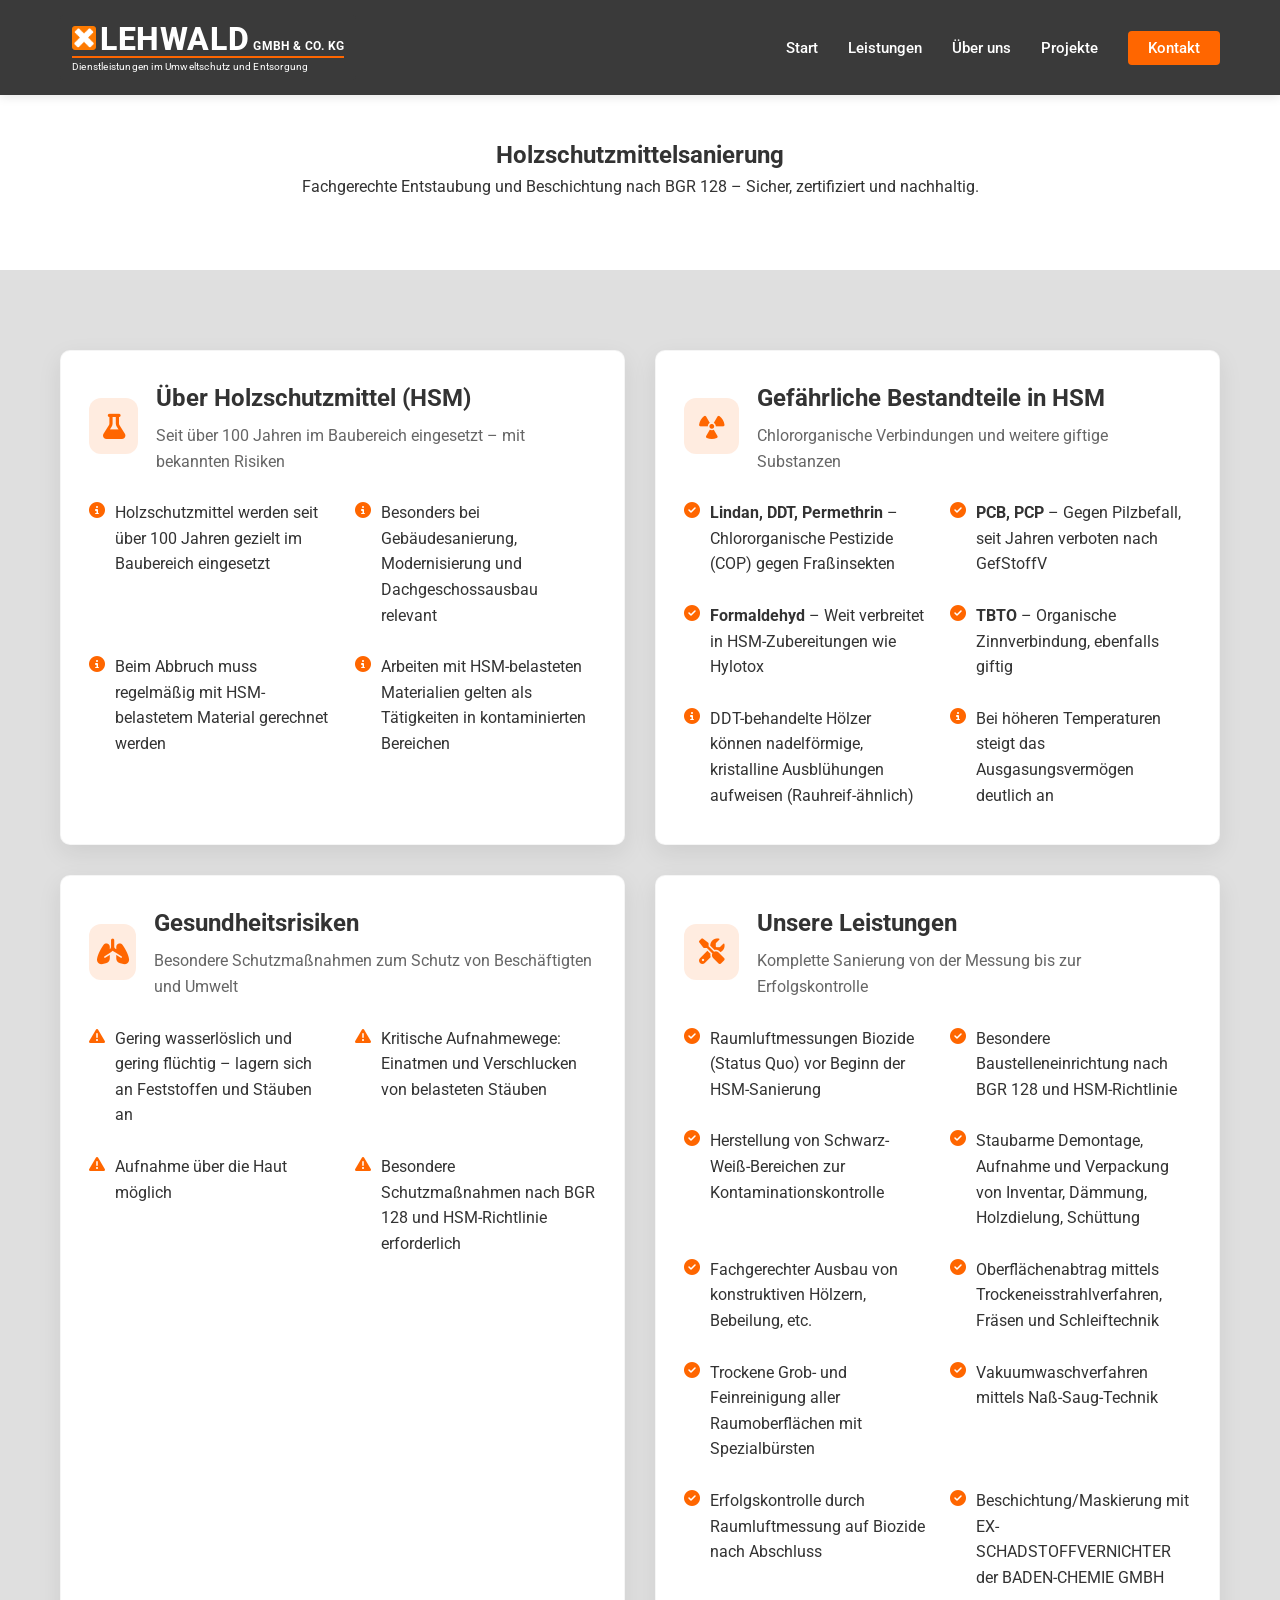
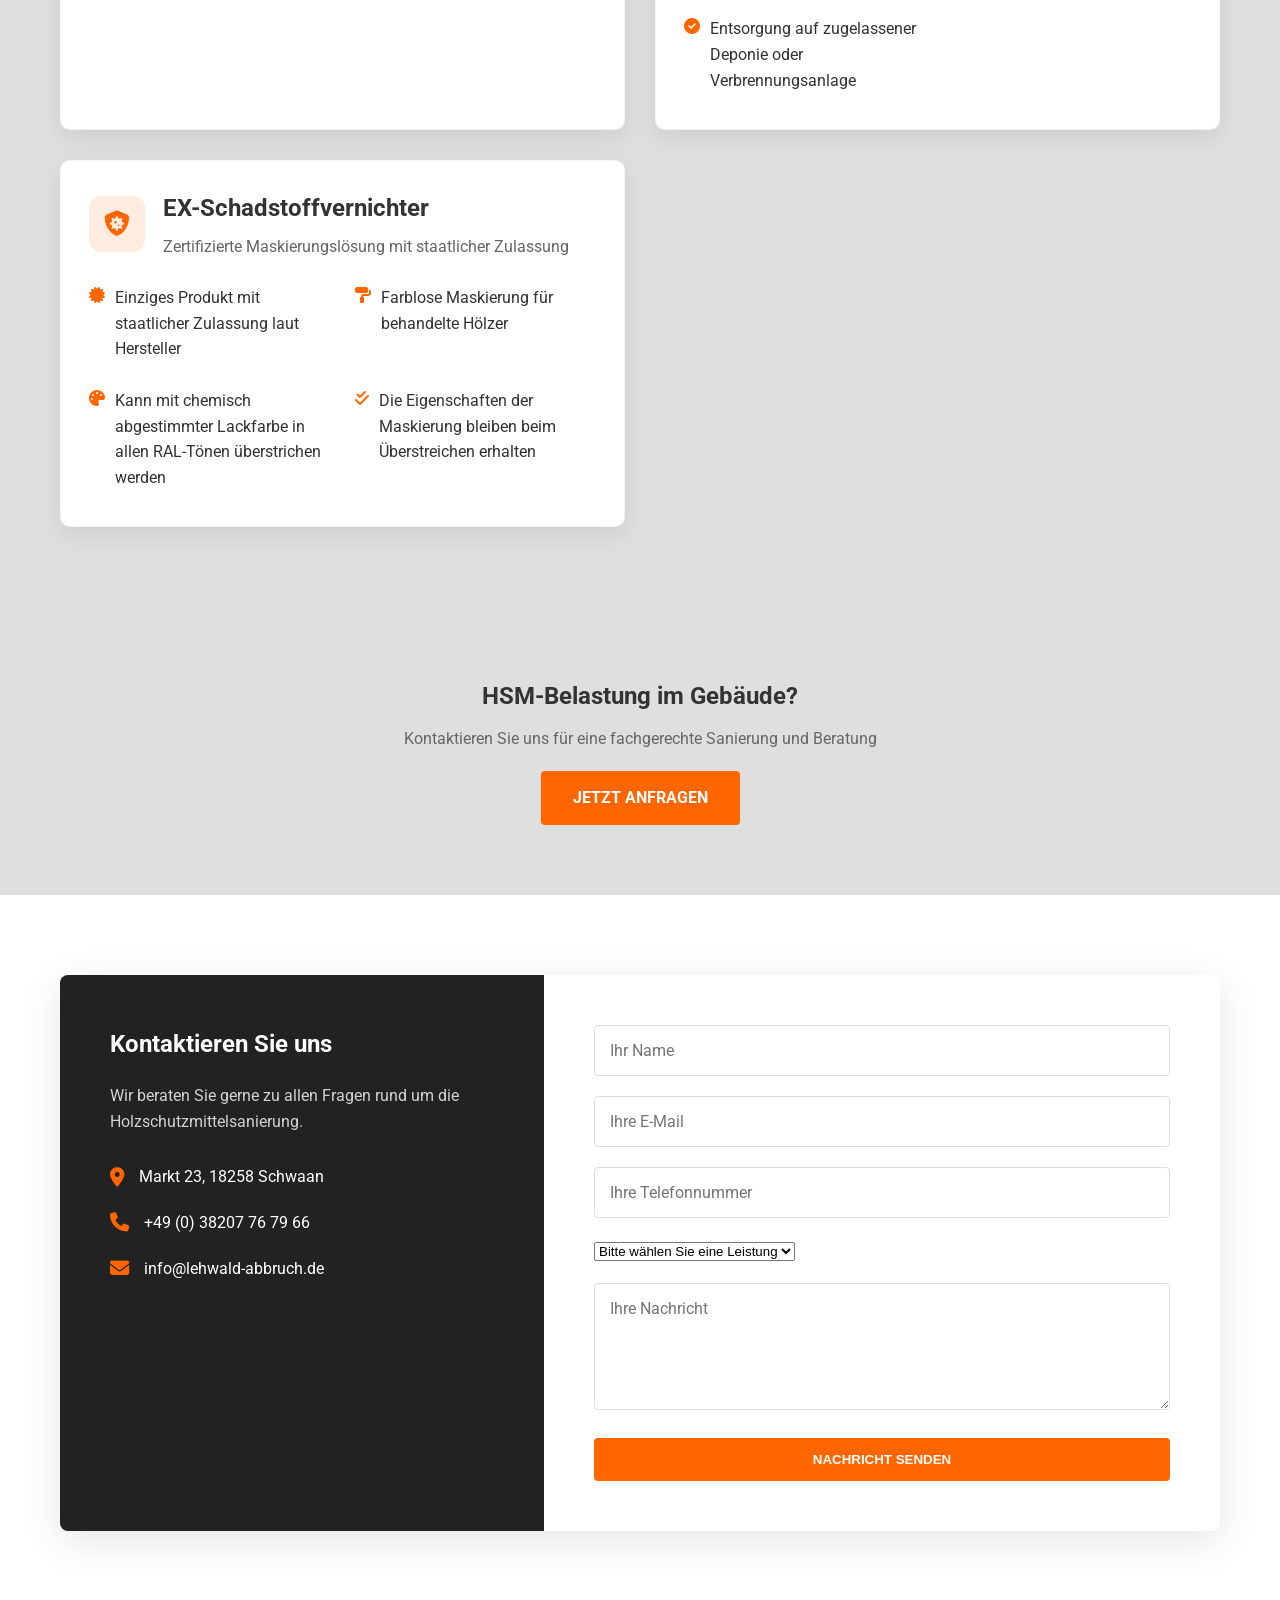
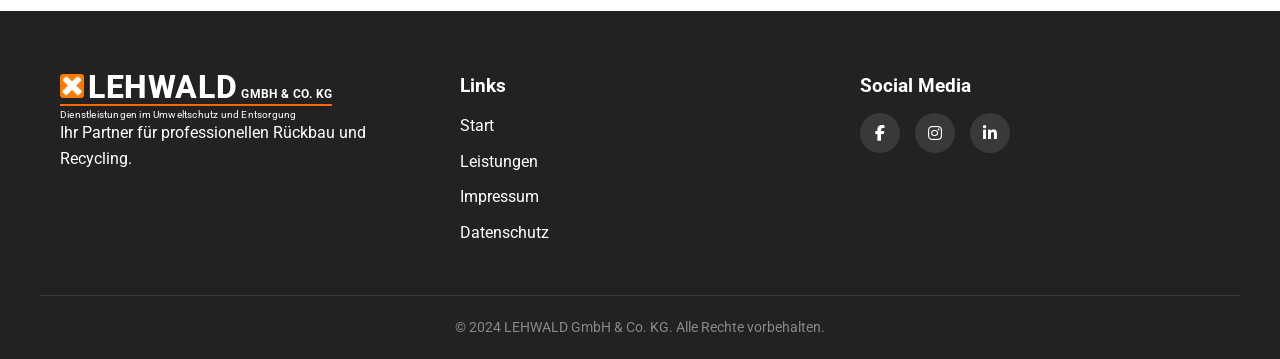
<file: html/holzschutz.html>
<!-- holzschutzmittelsanierung.html -->
<!DOCTYPE html>
<html lang="de">
<head>
    <meta charset="UTF-8">
    <meta name="viewport" content="width=device-width, initial-scale=1.0">
    <title>Holzschutzmittelsanierung | LEHWALD GmbH & Co. KG</title>
    
    <!-- CSS-Reihenfolge: Base/Utilities/Buttons/Animations -> Bereiche -> Mobile Overrides -->
    <link rel="stylesheet" href="../style/base.css">
    <link rel="stylesheet" href="../style/utilities.css">
    <link rel="stylesheet" href="../style/buttons.css">
    <link rel="stylesheet" href="../style/animations.css">
    <link rel="stylesheet" href="../style/logo.css">
    <link rel="stylesheet" href="../style/header.css">
    <link rel="stylesheet" href="../style/page-hero.css">
    <link rel="stylesheet" href="../style/services-detail.css">
    <link rel="stylesheet" href="../style/contact.css">
    <link rel="stylesheet" href="../style/footer.css">
    <link rel="stylesheet" href="../style/mobil/header.css">
    <link rel="stylesheet" href="../style/mobil/page-hero.css">
    <link rel="stylesheet" href="../style/mobil/services-detail.css">
    <link rel="stylesheet" href="../style/mobil/contact.css">
    
    <!-- Font -->
    <link rel="preconnect" href="https://fonts.googleapis.com">
    <link rel="preconnect" href="https://fonts.gstatic.com" crossorigin>
    <link href="https://fonts.googleapis.com/css2?family=Roboto:wght@300;400;700;900&display=swap" rel="stylesheet">
    
    <!-- Icons -->
    <link rel="stylesheet" href="https://cdnjs.cloudflare.com/ajax/libs/font-awesome/6.4.0/css/all.min.css">
</head>
<body>

    <!-- Header / Navigation -->
    <header id="main-header">
        <div class="container header-content">
            <div class="logo">
                <a href="../index.html" class="logo-lockup" aria-label="LEHWALD GmbH &amp; Co. KG">
                    <span class="logo-topline">
                        <img class="logo-mark-img" src="../assets/dangerous_neu.png" alt="" aria-hidden="true">
                        <span class="logo-title">LEHWALD</span>
                        <span class="logo-subtitle">GmbH &amp; Co. KG</span>
                    </span>
                    <span class="logo-underline"></span>
                    <span class="logo-tagline">Dienstleistungen im Umweltschutz und Entsorgung</span>
                </a>
            </div>
            <nav class="desktop-nav">
                <ul>
                    <li><a href="../index.html#hero">Start</a></li>
                    <li><a href="#services">Leistungen</a></li>
                    <li><a href="../index.html#about">Über uns</a></li>
                    <li><a href="../index.html#projects">Projekte</a></li>
                    <li><a href="#contact" class="btn-nav">Kontakt</a></li>
                </ul>
            </nav>
            <div class="mobile-toggle" id="mobile-toggle">
                <i class="fas fa-bars"></i>
            </div>
        </div>
        <!-- Mobile Menu -->
        <div class="mobile-nav" id="mobile-nav">
            <ul>
                <li><a href="../index.html#hero">Start</a></li>
                <li><a href="#services">Leistungen</a></li>
                <li><a href="../index.html#about">Über uns</a></li>
                <li><a href="../index.html#projects">Projekte</a></li>
                <li><a href="#contact">Kontakt</a></li>
            </ul>
        </div>
    </header>

    <!-- Page Hero Section -->
    <section class="page-hero-copy-section">
        <div class="container hero-content fade-in">
            <br>
            <h1>Holzschutzmittelsanierung</h1>
            <p>Fachgerechte Entstaubung und Beschichtung nach BGR 128 – Sicher, zertifiziert und nachhaltig.</p>
        </div>
    </section>

    <!-- Holzschutzmittel Info Section -->
    <section id="services" class="section bg-light">
        <div class="container services-cards">

            <!-- Kategorie 1: Über Holzschutzmittel -->
            <div class="service-category fade-in">
                <div class="category-header">
                    <div class="category-icon-wrapper">
                        <i class="fas fa-flask category-icon"></i>
                    </div>
                    <div class="category-title">
                        <h2>Über Holzschutzmittel (HSM)</h2>
                        <p>Seit über 100 Jahren im Baubereich eingesetzt – mit bekannten Risiken</p>
                    </div>
                </div>
                <div class="services-list">
                    <div class="service-item">
                        <i class="fas fa-circle-info"></i>
                        <span>Holzschutzmittel werden seit über 100 Jahren gezielt im Baubereich eingesetzt</span>
                    </div>
                    <div class="service-item">
                        <i class="fas fa-circle-info"></i>
                        <span>Besonders bei Gebäudesanierung, Modernisierung und Dachgeschossausbau relevant</span>
                    </div>
                    <div class="service-item">
                        <i class="fas fa-circle-info"></i>
                        <span>Beim Abbruch muss regelmäßig mit HSM-belastetem Material gerechnet werden</span>
                    </div>
                    <div class="service-item">
                        <i class="fas fa-circle-info"></i>
                        <span>Arbeiten mit HSM-belasteten Materialien gelten als Tätigkeiten in kontaminierten Bereichen</span>
                    </div>
                </div>
            </div>

            <!-- Kategorie 2: Gefährliche Bestandteile -->
            <div class="service-category fade-in">
                <div class="category-header">
                    <div class="category-icon-wrapper">
                        <i class="fas fa-radiation category-icon"></i>
                    </div>
                    <div class="category-title">
                        <h2>Gefährliche Bestandteile in HSM</h2>
                        <p>Chlororganische Verbindungen und weitere giftige Substanzen</p>
                    </div>
                </div>
                <div class="services-list">
                    <div class="service-item">
                        <i class="fas fa-check-circle"></i>
                        <span><strong>Lindan, DDT, Permethrin</strong> – Chlororganische Pestizide (COP) gegen Fraßinsekten</span>
                    </div>
                    <div class="service-item">
                        <i class="fas fa-check-circle"></i>
                        <span><strong>PCB, PCP</strong> – Gegen Pilzbefall, seit Jahren verboten nach GefStoffV</span>
                    </div>
                    <div class="service-item">
                        <i class="fas fa-check-circle"></i>
                        <span><strong>Formaldehyd</strong> – Weit verbreitet in HSM-Zubereitungen wie Hylotox</span>
                    </div>
                    <div class="service-item">
                        <i class="fas fa-check-circle"></i>
                        <span><strong>TBTO</strong> – Organische Zinnverbindung, ebenfalls giftig</span>
                    </div>
                    <div class="service-item">
                        <i class="fas fa-circle-info"></i>
                        <span>DDT-behandelte Hölzer können nadelförmige, kristalline Ausblühungen aufweisen (Rauhreif-ähnlich)</span>
                    </div>
                    <div class="service-item">
                        <i class="fas fa-circle-info"></i>
                        <span>Bei höheren Temperaturen steigt das Ausgasungsvermögen deutlich an</span>
                    </div>
                </div>
            </div>

            <!-- Kategorie 3: Gesundheitsrisiken -->
            <div class="service-category fade-in">
                <div class="category-header">
                    <div class="category-icon-wrapper">
                        <i class="fas fa-lungs category-icon"></i>
                    </div>
                    <div class="category-title">
                        <h2>Gesundheitsrisiken</h2>
                        <p>Besondere Schutzmaßnahmen zum Schutz von Beschäftigten und Umwelt</p>
                    </div>
                </div>
                <div class="services-list">
                    <div class="service-item">
                        <i class="fas fa-triangle-exclamation"></i>
                        <span>Gering wasserlöslich und gering flüchtig – lagern sich an Feststoffen und Stäuben an</span>
                    </div>
                    <div class="service-item">
                        <i class="fas fa-triangle-exclamation"></i>
                        <span>Kritische Aufnahmewege: Einatmen und Verschlucken von belasteten Stäuben</span>
                    </div>
                    <div class="service-item">
                        <i class="fas fa-triangle-exclamation"></i>
                        <span>Aufnahme über die Haut möglich</span>
                    </div>
                    <div class="service-item">
                        <i class="fas fa-triangle-exclamation"></i>
                        <span>Besondere Schutzmaßnahmen nach BGR 128 und HSM-Richtlinie erforderlich</span>
                    </div>
                </div>
            </div>

            <!-- Kategorie 4: Unsere Leistungen -->
            <div class="service-category fade-in">
                <div class="category-header">
                    <div class="category-icon-wrapper">
                        <i class="fas fa-tools category-icon"></i>
                    </div>
                    <div class="category-title">
                        <h2>Unsere Leistungen</h2>
                        <p>Komplette Sanierung von der Messung bis zur Erfolgskontrolle</p>
                    </div>
                </div>
                <div class="services-list">
                    <div class="service-item">
                        <i class="fas fa-check-circle"></i>
                        <span>Raumluftmessungen Biozide (Status Quo) vor Beginn der HSM-Sanierung</span>
                    </div>
                    <div class="service-item">
                        <i class="fas fa-check-circle"></i>
                        <span>Besondere Baustelleneinrichtung nach BGR 128 und HSM-Richtlinie</span>
                    </div>
                    <div class="service-item">
                        <i class="fas fa-check-circle"></i>
                        <span>Herstellung von Schwarz-Weiß-Bereichen zur Kontaminationskontrolle</span>
                    </div>
                    <div class="service-item">
                        <i class="fas fa-check-circle"></i>
                        <span>Staubarme Demontage, Aufnahme und Verpackung von Inventar, Dämmung, Holzdielung, Schüttung</span>
                    </div>
                    <div class="service-item">
                        <i class="fas fa-check-circle"></i>
                        <span>Fachgerechter Ausbau von konstruktiven Hölzern, Bebeilung, etc.</span>
                    </div>
                    <div class="service-item">
                        <i class="fas fa-check-circle"></i>
                        <span>Oberflächenabtrag mittels Trockeneisstrahlverfahren, Fräsen und Schleiftechnik</span>
                    </div>
                    <div class="service-item">
                        <i class="fas fa-check-circle"></i>
                        <span>Trockene Grob- und Feinreinigung aller Raumoberflächen mit Spezialbürsten</span>
                    </div>
                    <div class="service-item">
                        <i class="fas fa-check-circle"></i>
                        <span>Vakuumwaschverfahren mittels Naß-Saug-Technik</span>
                    </div>
                    <div class="service-item">
                        <i class="fas fa-check-circle"></i>
                        <span>Erfolgskontrolle durch Raumluftmessung auf Biozide nach Abschluss</span>
                    </div>
                    <div class="service-item">
                        <i class="fas fa-check-circle"></i>
                        <span>Beschichtung/Maskierung mit EX-SCHADSTOFFVERNICHTER der BADEN-CHEMIE GMBH</span>
                    </div>
                    <div class="service-item">
                        <i class="fas fa-check-circle"></i>
                        <span>Entsorgung auf zugelassener Deponie oder Verbrennungsanlage</span>
                    </div>
                </div>
            </div>

            <!-- Kategorie 5: EX-Schadstoffvernichter -->
            <div class="service-category fade-in">
                <div class="category-header">
                    <div class="category-icon-wrapper">
                        <i class="fas fa-shield-virus category-icon"></i>
                    </div>
                    <div class="category-title">
                        <h2>EX-Schadstoffvernichter</h2>
                        <p>Zertifizierte Maskierungslösung mit staatlicher Zulassung</p>
                    </div>
                </div>
                <div class="services-list">
                    <div class="service-item">
                        <i class="fas fa-certificate"></i>
                        <span>Einziges Produkt mit staatlicher Zulassung laut Hersteller</span>
                    </div>
                    <div class="service-item">
                        <i class="fas fa-paint-roller"></i>
                        <span>Farblose Maskierung für behandelte Hölzer</span>
                    </div>
                    <div class="service-item">
                        <i class="fas fa-palette"></i>
                        <span>Kann mit chemisch abgestimmter Lackfarbe in allen RAL-Tönen überstrichen werden</span>
                    </div>
                    <div class="service-item">
                        <i class="fas fa-check-double"></i>
                        <span>Die Eigenschaften der Maskierung bleiben beim Überstreichen erhalten</span>
                    </div>
                </div>
            </div>

        </div>
    </section>

    <!-- CTA Section -->
    <section class="cta-section">
        <div class="container">
            <div class="cta-content fade-in">
                <h2>HSM-Belastung im Gebäude?</h2>
                <p>Kontaktieren Sie uns für eine fachgerechte Sanierung und Beratung</p>
                <a href="#contact" class="btn btn-primary">Jetzt anfragen</a>
            </div>
        </div>
    </section>

    <!-- Contact Section -->
    <section id="contact" class="section contact-section">
        <div class="container">
            <div class="contact-wrapper fade-in">
                <div class="contact-info">
                    <h2>Kontaktieren Sie uns</h2>
                    <p>Wir beraten Sie gerne zu allen Fragen rund um die Holzschutzmittelsanierung.</p>
                    <div class="info-item">
                        <i class="fas fa-map-marker-alt"></i>
                        <span>Markt 23, 18258 Schwaan</span>
                    </div>
                    <div class="info-item">
                        <i class="fas fa-phone"></i>
                        <span>+49 (0) 38207 76 79 66</span>
                    </div>
                    <div class="info-item">
                        <i class="fas fa-envelope"></i>
                        <span>info@lehwald-abbruch.de</span>
                    </div>
                </div>
                <form class="contact-form">
                    <div class="form-group">
                        <input type="text" placeholder="Ihr Name" required>
                    </div>
                    <div class="form-group">
                        <input type="email" placeholder="Ihre E-Mail" required>
                    </div>
                    <div class="form-group">
                        <input type="tel" placeholder="Ihre Telefonnummer">
                    </div>
                    <div class="form-group">
                        <select>
                            <option value="">Bitte wählen Sie eine Leistung</option>
                            <option value="messung">Raumluftmessung Biozide</option>
                            <option value="sanierung">HSM-Sanierung</option>
                            <option value="beschichtung">Beschichtung/Maskierung</option>
                            <option value="entsorgung">Entsorgung</option>
                            <option value="beratung">Beratung & Begutachtung</option>
                            <option value="sonstiges">Sonstiges</option>
                        </select>
                    </div>
                    <div class="form-group">
                        <textarea rows="5" placeholder="Ihre Nachricht" required></textarea>
                    </div>
                    <button type="submit" class="btn btn-primary full-width">Nachricht senden</button>
                </form>
            </div>
        </div>
    </section>

    <!-- Footer -->
    <footer>
        <div class="container footer-content">
            <div class="footer-col">
                <a href="#" class="logo-lockup logo-lockup--footer" aria-label="LEHWALD GmbH &amp; Co. KG">
                    <span class="logo-topline">
                        <img class="logo-mark-img" src="../assets/dangerous_neu.png" alt="Logo" aria-hidden="true">
                        <span class="logo-title">LEHWALD</span>
                        <span class="logo-subtitle">GmbH &amp; Co. KG</span>
                    </span>
                    <span class="logo-underline"></span>
                    <span class="logo-tagline">Dienstleistungen im Umweltschutz und Entsorgung</span>
                </a>
                <br>
                <p>Ihr Partner für professionellen Rückbau und Recycling.</p>
            </div>
            <div class="footer-col">
                <h4>Links</h4>
                <ul>
                    <li><a href="../index.html#hero">Start</a></li>
                    <li><a href="#services">Leistungen</a></li>
                    <li><a href="#impressum">Impressum</a></li>
                    <li><a href="#datenschutz">Datenschutz</a></li>
                </ul>
            </div>
            <div class="footer-col">
                <h4>Social Media</h4>
                <div class="social-icons">
                    <a href="#"><i class="fab fa-facebook-f"></i></a>
                    <a href="#"><i class="fab fa-instagram"></i></a>
                    <a href="#"><i class="fab fa-linkedin-in"></i></a>
                </div>
            </div>
        </div>
        <div class="footer-bottom">
            <p>&copy; 2024 LEHWALD GmbH & Co. KG. Alle Rechte vorbehalten.</p>
        </div>
    </footer>

    <script src="../scripts/scripts.js"></script>
</body>
</html>
</file>
<file: style/base.css>
:root {
    --primary-color: #ff6600; /* Safety Orange */
    --primary-dark: #e65c00;
    --text-dark: #333333;
    --text-light: #666666;
    --text-lighter: #ffffff;
    --bg-white: #ffffff;
    --bg-light: #dfdfdf;
    --bg-dark: #222222;
    --transition: all 0.3s ease;
}

* {
    margin: 0;
    padding: 0;
    box-sizing: border-box;
}

html {
    scroll-behavior: smooth;
}

body {
    font-family: 'Roboto', sans-serif;
    color: var(--text-dark);
    line-height: 1.6;
    background-color: var(--bg-white);
    overflow-x: hidden;
}
</file>
<file: style/utilities.css>
/* Utilities */
.container {
    max-width: 1200px;
    margin: 0 auto;
    padding: 0 20px;
}

.highlight {
    color: var(--primary-color);
}

.section {
    padding: 80px 0;
}

.bg-light {
    background-color: var(--bg-light);
}

.section-header {
    text-align: center;
    margin-bottom: 60px;
}

.section-header h2 {
    font-size: 2.5rem;
    font-weight: 700;
    margin-bottom: 15px;
    text-transform: uppercase;
}

.divider {
    width: 80px;
    height: 4px;
    background-color: var(--primary-color);
    margin: 0 auto 20px;
}

.divider.left {
    margin: 0 0 20px 0;
}

.full-width {
    width: 100%;
}
</file>
<file: style/buttons.css>
/* Buttons */
.btn {
    display: inline-block;
    padding: 12px 30px;
    font-weight: 700;
    text-transform: uppercase;
    text-decoration: none;
    border-radius: 4px;
    transition: var(--transition);
    cursor: pointer;
    border: 2px solid transparent;
}

.btn-primary {
    background-color: var(--primary-color);
    color: white;
}

.btn-primary:hover {
    background-color: var(--primary-dark);
    transform: translateY(-2px);
}

.btn-outline {
    background-color: transparent;
    border-color: white;
    color: white;
}

.btn-outline:hover {
    background-color: white;
    color: var(--text-dark);
}

.btn-nav {
    background-color: var(--primary-color);
    color: white !important;
    padding: 8px 20px;
    border-radius: 4px;
}

.btn-nav:hover {
    background-color: var(--primary-dark);
}
</file>
<file: style/animations.css>
/* Animations */
.fade-in {
    opacity: 0;
    transform: translateY(30px);
    transition: opacity 0.6s ease-out, transform 0.6s ease-out;
}

.fade-in.visible {
    opacity: 1;
    transform: translateY(0);
}
</file>
<file: style/logo.css>
/* Logo */
.logo {
    display: flex;
    align-items: center;
}

.logo-lockup {
    display: inline-flex;
    flex-direction: column;
    align-items: flex-start;
    gap: 1px;
    padding: 8px 12px;
    background-color: #3a3a3a;
    border-radius: 4px;
    text-decoration: none;
    color: white;
    transition: color 0.3s ease, background-color 0.3s ease, box-shadow 0.3s ease, transform 0.3s ease;
}

.logo-lockup:hover {
    color: var(--primary-color);
    transform: translateY(-1px);
}

.logo-topline {
    display: inline-flex;
    align-items: baseline;
    gap: 4px;
    line-height: 1;
    padding-bottom: 2px;
}

.logo-mark-img {
    width: 24px;
    height: 24px;
    display: block;
    object-fit: contain;
    border-radius: 3px;
}

.logo-title {
    font-size: 2rem;
    font-weight: 800;
    letter-spacing: 0.6px;
    text-transform: uppercase;
}

.logo-highlight {
    color: white;
}

.logo-subtitle {
    font-size: 0.75rem;
    font-weight: 700;
    letter-spacing: 0.4px;
    text-transform: uppercase;
}

.logo-underline {
    width: 100%;
    height: 2px;
    background-color: var(--primary-color);
    margin: -2px 0 2px 0;
}

.logo-tagline {
    font-size: 0.62rem;
    font-weight: 400;
    letter-spacing: 0.2px;
    opacity: 1;
    line-height: 1.15;
}

.logo-lockup--footer {
    background-color: transparent;
    padding: 0;
    border-radius: 0;
}
</file>
<file: style/header.css>
/* Header */
header {
    position: fixed;
    top: 0;
    left: 0;
    width: 100%;
    background-color: #3a3a3a;
    box-shadow: 0 2px 10px rgba(0,0,0,0.1);
    z-index: 1000;
    padding: 15px 0;
    transition: var(--transition);
}

.header-content {
    display: flex;
    justify-content: space-between;
    align-items: center;
}

.desktop-nav ul {
    display: flex;
    list-style: none;
    align-items: center;
    gap: 30px;
}

.desktop-nav a {
    text-decoration: none;
    color: var(--text-lighter);
    font-weight: 500;
    font-size: 0.95rem;
    transition: var(--transition);
}

.desktop-nav a:hover {
    color: var(--primary-color);
}

.mobile-toggle {
    display: none;
    font-size: 1.5rem;
    cursor: pointer;
    color: var(--text-dark);
}

.mobile-nav {
    position: absolute;
    top: 100%;
    left: 0;
    width: 100%;
    background-color: white;
    padding: 20px;
    box-shadow: 0 5px 10px rgba(0,0,0,0.1);
    transform: translateY(-150%);
    transition: var(--transition);
    z-index: 999;
}

.mobile-nav.active {
    transform: translateY(0);
}

.mobile-nav ul {
    list-style: none;
    text-align: center;
}

.mobile-nav li {
    margin: 15px 0;
}

.mobile-nav a {
    text-decoration: none;
    color: var(--text-dark);
    font-size: 1.1rem;
    font-weight: 500;
}
</file>
<file: style/page-hero.css>
/* Page Hero (Services) */
.page-hero-section {
    height: 40vh;
    min-height: 280px;
    position: relative;
    background-image: url('../assets/dangerous.png');
    background-size: cover;
    background-position: center;
}

.page-hero-overlay {
    position: absolute;
    inset: 0;
    background: linear-gradient(rgba(0,0,0,0.55), rgba(0,0,0,0.35));
}

.page-hero-copy-section {
    padding: 110px 0 70px 0;
    text-align: center;
    background-color: var(--bg-white);
    color: var(--text-dark);
}
</file>
<file: style/services-detail.css>
/* Services Detail */
 .services-cards {
    display: grid;
    grid-template-columns: repeat(2, minmax(0, 1fr));
    gap: 30px;
}

.service-category {
    background: white;
    border-radius: 10px;
    padding: 28px;
    box-shadow: 0 8px 24px rgba(0,0,0,0.08);
    border: 1px solid rgba(0,0,0,0.04);
}

.category-header {
    display: flex;
    align-items: center;
    gap: 18px;
    margin-bottom: 18px;
}

.category-icon-wrapper {
    width: 56px;
    height: 56px;
    border-radius: 12px;
    background: rgba(255, 102, 0, 0.12);
    display: flex;
    align-items: center;
    justify-content: center;
}

.category-icon {
    font-size: 1.6rem;
    color: var(--primary-color);
}

.category-title h2 {
    font-size: 1.5rem;
    margin-bottom: 6px;
}

.category-title p {
    color: var(--text-light);
}

.services-list {
    display: grid;
    grid-template-columns: repeat(2, minmax(0, 1fr));
    gap: 10px 24px;
}

.service-item {
    display: flex;
    align-items: flex-start;
    gap: 10px;
    padding: 8px 0;
    color: var(--text-dark);
}

.service-item i {
    color: var(--primary-color);
    margin-top: 2px;
}

.cta-section {
    padding: 70px 0;
    text-align: center;
    background-color: var(--bg-light);
}

.cta-content h2 {
    margin-bottom: 10px;
}

.cta-content p {
    margin-bottom: 20px;
    color: var(--text-light);
}
</file>
<file: style/contact.css>
/* Contact */
.contact-wrapper {
    display: flex;
    background: white;
    box-shadow: 0 10px 40px rgba(0,0,0,0.1);
    border-radius: 8px;
    overflow: hidden;
}

.contact-info {
    flex: 1;
    background-color: var(--bg-dark);
    color: white;
    padding: 50px;
}

.contact-info h2 {
    margin-bottom: 20px;
}

.contact-info p {
    margin-bottom: 30px;
    opacity: 0.8;
}

.info-item {
    display: flex;
    align-items: center;
    gap: 15px;
    margin-bottom: 20px;
}

.info-item i {
    color: var(--primary-color);
    font-size: 1.2rem;
}

.contact-form {
    flex: 1.5;
    padding: 50px;
}

.form-group {
    margin-bottom: 20px;
}

.form-group input,
.form-group textarea {
    width: 100%;
    padding: 15px;
    border: 1px solid #ddd;
    border-radius: 4px;
    font-family: inherit;
    font-size: 1rem;
    transition: var(--transition);
}

.form-group input:focus,
.form-group textarea:focus {
    outline: none;
    border-color: var(--primary-color);
}
</file>
<file: style/footer.css>
/* Footer */
footer {
    background-color: var(--bg-dark);
    color: white;
    padding-top: 60px;
}

.footer-content {
    display: grid;
    grid-template-columns: repeat(auto-fit, minmax(200px, 1fr));
    gap: 40px;
    padding-bottom: 40px;
    border-bottom: 1px solid rgba(255,255,255,0.1);
}

.footer-col h4 {
    margin-bottom: 0.7rem;
    font-size: 1.2rem;
}

.footer-col ul {
    list-style: none;
}

.footer-col ul li {
    margin-bottom: 10px;
}

.footer-col a {
    color: #ffffff;
    text-decoration: none;
    transition: var(--transition);
}

.footer-col a:hover {
    color: var(--primary-color);
}

.social-icons {
    display: flex;
    gap: 15px;
}

.social-icons a {
    display: flex;
    align-items: center;
    justify-content: center;
    width: 40px;
    height: 40px;
    background-color: rgba(255,255,255,0.1);
    border-radius: 50%;
    transition: var(--transition);
}

.social-icons a:hover {
    background-color: var(--primary-color);
    color: white;
}

.footer-bottom {
    text-align: center;
    padding: 20px 0;
    font-size: 0.9rem;
    color: #888;
}
</file>
<file: style/mobil/header.css>
@media (max-width: 1100px) {
    .desktop-nav {
        display: none;
    }

    .mobile-toggle {
        display: block;
        color: var(--text-lighter);
    }
}
</file>
<file: style/mobil/page-hero.css>
@media (max-width: 768px) {
    .page-hero-section {
        height: 28vh;
        min-height: 200px;
    }

    .page-hero-copy-section {
        padding: 90px 0 60px 0;
    }
}
</file>
<file: style/mobil/services-detail.css>
@media (max-width: 900px) {
    .services-cards {
        grid-template-columns: 1fr;
    }

    .services-list {
        grid-template-columns: 1fr;
    }
}

@media (max-width: 600px) {
    .service-category {
        padding: 22px;
    }

    .category-header {
        flex-direction: column;
        align-items: flex-start;
        gap: 12px;
    }
}
</file>
<file: style/mobil/contact.css>
@media (max-width: 768px) {
    .contact-wrapper {
        flex-direction: column;
    }

    .contact-info, .contact-form {
        padding: 30px;
    }
}
</file>
